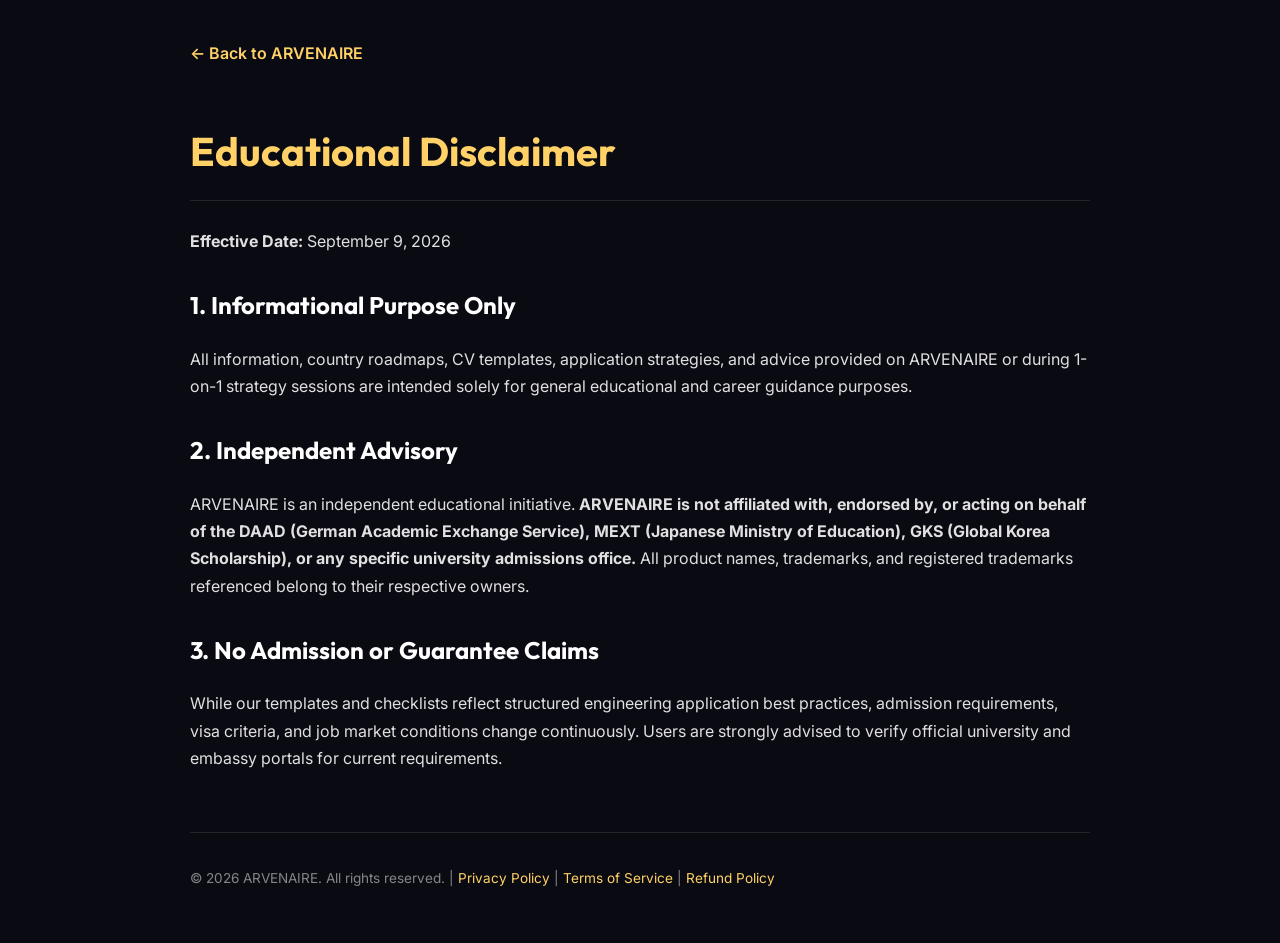
<file: disclaimer.html>
<!DOCTYPE html>
<html lang="en">
<head>
<meta charset="UTF-8">
<meta name="viewport" content="width=device-width,initial-scale=1.0">
<link rel="icon" type="image/svg+xml" href="favicon.svg">
<title>Educational Disclaimer | ARVENAIRE</title>
<meta name="description" content="ARVENAIRE Educational Disclaimer regarding university guidance and career advisory services.">
<link rel="canonical" href="https://arvenaire.vercel.app/disclaimer">
<link rel="preconnect" href="https://fonts.googleapis.com">
<link href="https://fonts.googleapis.com/css2?family=Outfit:wght@400;700;900&family=Inter:wght@300;400;500;600&display=swap" rel="stylesheet">
<style>
  body { background: #0A0A12; color: #E0E0E0; font-family: 'Inter', sans-serif; line-height: 1.7; padding: 40px 20px; max-width: 900px; margin: 0 auto; }
  h1, h2, h3 { font-family: 'Outfit', sans-serif; color: #FFF; margin-top: 30px; }
  h1 { font-size: 2.5rem; color: #FFD166; border-bottom: 1px solid rgba(255,255,255,0.1); padding-bottom: 15px; }
  a { color: #FFD166; text-decoration: none; }
  a:hover { text-decoration: underline; }
  .back-btn { display: inline-block; margin-bottom: 20px; font-weight: 600; }
  footer { margin-top: 60px; padding-top: 20px; border-top: 1px solid rgba(255,255,255,0.1); font-size: 0.85rem; color: rgba(255,255,255,0.5); }
</style>
</head>
<body>

<a href="index.html" class="back-btn">← Back to ARVENAIRE</a>


<main id="main-content">
<h1>Educational Disclaimer</h1>
<p><strong>Effective Date:</strong> September 9, 2026</p>

<h2>1. Informational Purpose Only</h2>
<p>All information, country roadmaps, CV templates, application strategies, and advice provided on ARVENAIRE or during 1-on-1 strategy sessions are intended solely for general educational and career guidance purposes.</p>

<h2>2. Independent Advisory</h2>
<p>ARVENAIRE is an independent educational initiative. <strong>ARVENAIRE is not affiliated with, endorsed by, or acting on behalf of the DAAD (German Academic Exchange Service), MEXT (Japanese Ministry of Education), GKS (Global Korea Scholarship), or any specific university admissions office.</strong> All product names, trademarks, and registered trademarks referenced belong to their respective owners.</p>

<h2>3. No Admission or Guarantee Claims</h2>
<p>While our templates and checklists reflect structured engineering application best practices, admission requirements, visa criteria, and job market conditions change continuously. Users are strongly advised to verify official university and embassy portals for current requirements.</p>

</main>

<footer>
  <p>&copy; 2026 ARVENAIRE. All rights reserved. | <a href="privacy.html">Privacy Policy</a> | <a href="terms.html">Terms of Service</a> | <a href="refunds.html">Refund Policy</a></p>
</footer>

</body>
</html>
</file>
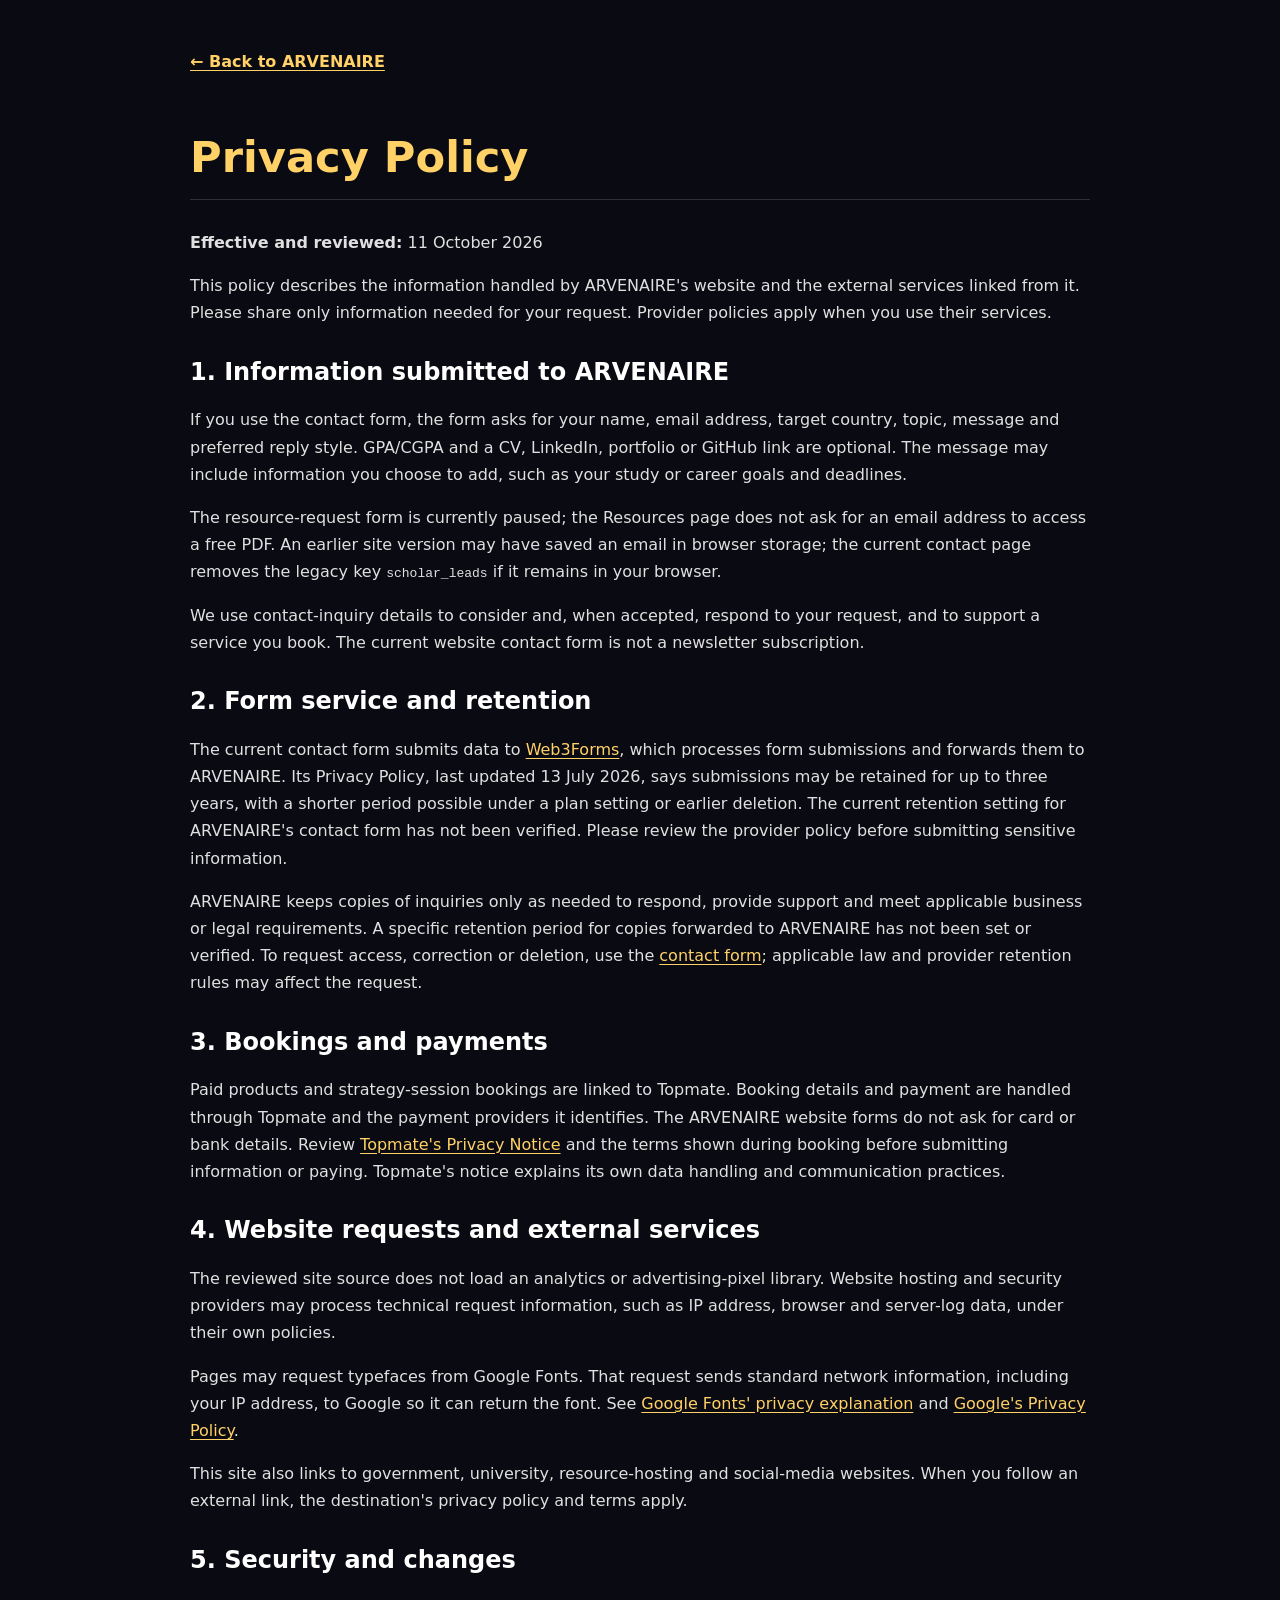
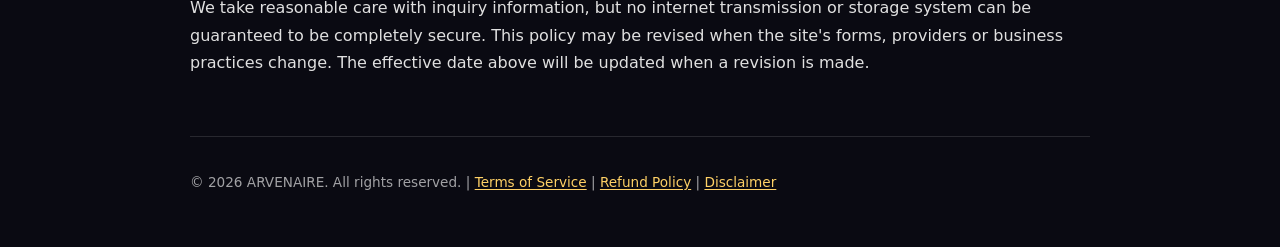
<file: privacy.html>
<!DOCTYPE html>
<html lang="en">
<head>
<meta charset="UTF-8">
<meta name="viewport" content="width=device-width, initial-scale=1.0">
<link rel="icon" type="image/svg+xml" href="favicon.svg">
<title>Privacy Policy | ARVENAIRE</title>
<meta name="description" content="How ARVENAIRE handles contact inquiries, bookings and website information.">
<style>
  :root { color-scheme: dark; font-family: system-ui, -apple-system, "Segoe UI", sans-serif; background: #0A0A12; color: #E0E0E0; }
  body { line-height: 1.7; padding: 40px 20px; max-width: 900px; margin: 0 auto; }
  h1, h2, h3 { color: #FFF; margin-top: 30px; line-height: 1.25; }
  h1 { font-size: clamp(2rem, 7vw, 2.7rem); color: #FFD166; border-bottom: 1px solid rgba(255,255,255,.15); padding-bottom: 15px; }
  a { color: #FFD166; text-underline-offset: .18em; }
  a:hover { text-decoration-thickness: 2px; }
  .back-btn { display: inline-flex; min-height: 44px; align-items: center; margin-bottom: 16px; font-weight: 600; }
  footer { margin-top: 60px; padding-top: 20px; border-top: 1px solid rgba(255,255,255,.12); font-size: .85rem; color: rgba(255,255,255,.62); }
  li { margin: 8px 0; }
</style>
</head>
<body>
<a href="index.html" class="back-btn">← Back to ARVENAIRE</a>
<main>
<h1>Privacy Policy</h1>
<p><strong>Effective and reviewed:</strong> 11 October 2026</p>
<p>This policy describes the information handled by ARVENAIRE's website and the external services linked from it. Please share only information needed for your request. Provider policies apply when you use their services.</p>

<h2>1. Information submitted to ARVENAIRE</h2>
<p>If you use the contact form, the form asks for your name, email address, target country, topic, message and preferred reply style. GPA/CGPA and a CV, LinkedIn, portfolio or GitHub link are optional. The message may include information you choose to add, such as your study or career goals and deadlines.</p>
<p>The resource-request form is currently paused; the Resources page does not ask for an email address to access a free PDF. An earlier site version may have saved an email in browser storage; the current contact page removes the legacy key <code>scholar_leads</code> if it remains in your browser.</p>
<p>We use contact-inquiry details to consider and, when accepted, respond to your request, and to support a service you book. The current website contact form is not a newsletter subscription.</p>

<h2>2. Form service and retention</h2>
<p>The current contact form submits data to <a href="https://web3forms.com/privacy" target="_blank" rel="noopener noreferrer">Web3Forms</a>, which processes form submissions and forwards them to ARVENAIRE. Its Privacy Policy, last updated 13 July 2026, says submissions may be retained for up to three years, with a shorter period possible under a plan setting or earlier deletion. The current retention setting for ARVENAIRE's contact form has not been verified. Please review the provider policy before submitting sensitive information.</p>
<p>ARVENAIRE keeps copies of inquiries only as needed to respond, provide support and meet applicable business or legal requirements. A specific retention period for copies forwarded to ARVENAIRE has not been set or verified. To request access, correction or deletion, use the <a href="contact.html">contact form</a>; applicable law and provider retention rules may affect the request.</p>

<h2>3. Bookings and payments</h2>
<p>Paid products and strategy-session bookings are linked to Topmate. Booking details and payment are handled through Topmate and the payment providers it identifies. The ARVENAIRE website forms do not ask for card or bank details. Review <a href="https://topmate.io/privacy" target="_blank" rel="noopener noreferrer">Topmate's Privacy Notice</a> and the terms shown during booking before submitting information or paying. Topmate's notice explains its own data handling and communication practices.</p>

<h2>4. Website requests and external services</h2>
<p>The reviewed site source does not load an analytics or advertising-pixel library. Website hosting and security providers may process technical request information, such as IP address, browser and server-log data, under their own policies.</p>
<p>Pages may request typefaces from Google Fonts. That request sends standard network information, including your IP address, to Google so it can return the font. See <a href="https://fonts.googleblog.com/2022/11/your-privacy-and-google-fonts.html" target="_blank" rel="noopener noreferrer">Google Fonts' privacy explanation</a> and <a href="https://policies.google.com/privacy" target="_blank" rel="noopener noreferrer">Google's Privacy Policy</a>.</p>
<p>This site also links to government, university, resource-hosting and social-media websites. When you follow an external link, the destination's privacy policy and terms apply.</p>

<h2>5. Security and changes</h2>
<p>We take reasonable care with inquiry information, but no internet transmission or storage system can be guaranteed to be completely secure. This policy may be revised when the site's forms, providers or business practices change. The effective date above will be updated when a revision is made.</p>
</main>
<footer>
  <p>&copy; 2026 ARVENAIRE. All rights reserved. | <a href="terms.html">Terms of Service</a> | <a href="refunds.html">Refund Policy</a> | <a href="disclaimer.html">Disclaimer</a></p>
</footer>
</body>
</html>
</file>
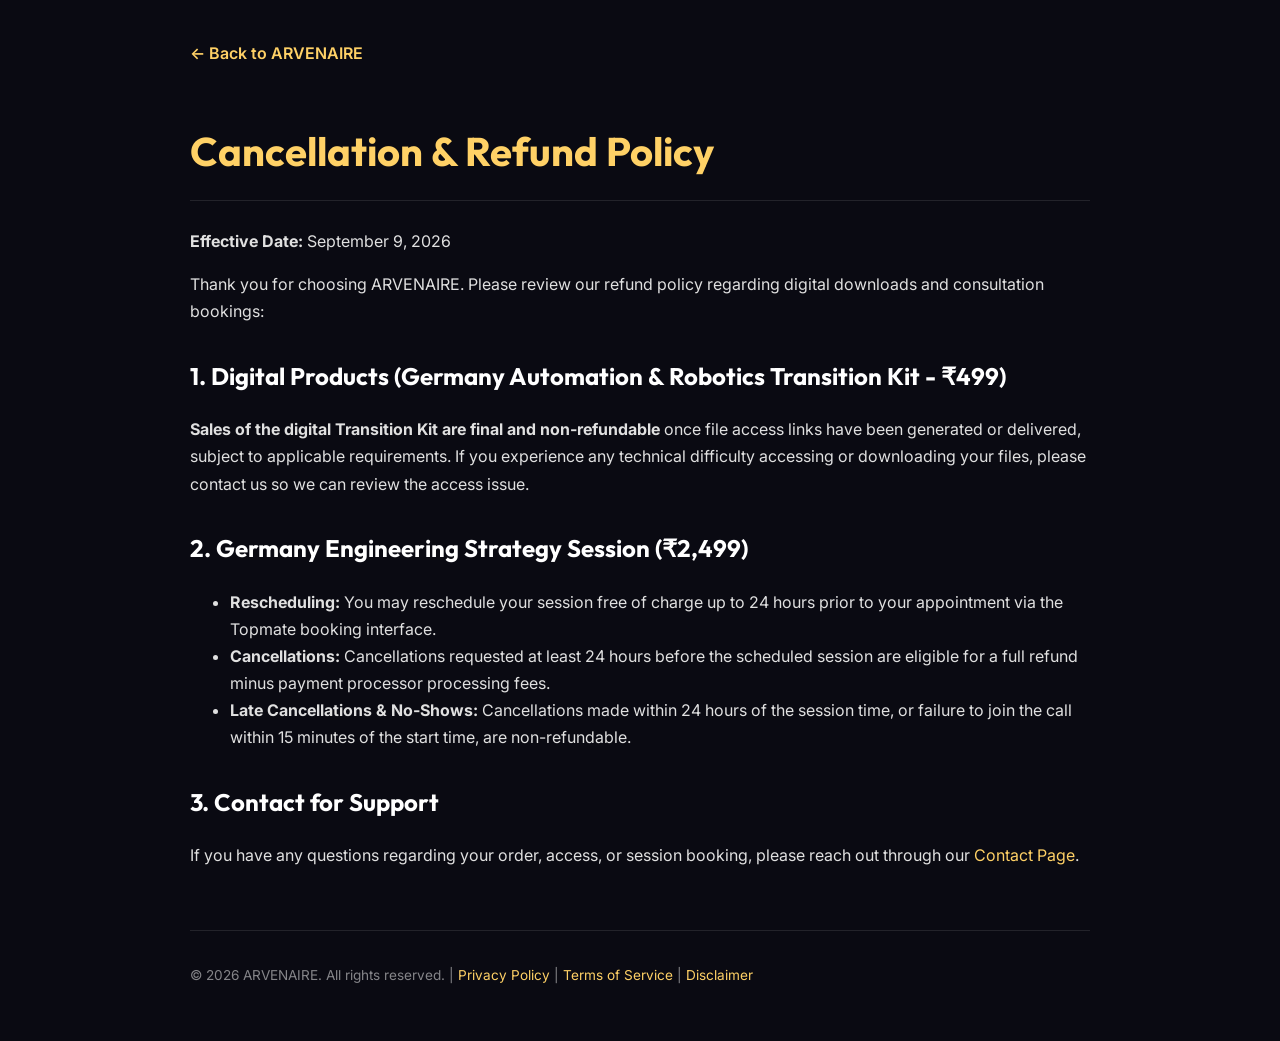
<file: refunds.html>
<!DOCTYPE html>
<html lang="en">
<head>
<meta charset="UTF-8">
<meta name="viewport" content="width=device-width,initial-scale=1.0">
<link rel="icon" type="image/svg+xml" href="favicon.svg">
<title>Cancellation & Refund Policy | ARVENAIRE</title>
<meta name="description" content="ARVENAIRE Cancellation and Refund Policy for digital products and 1-on-1 strategy sessions.">
<link rel="preconnect" href="https://fonts.googleapis.com">
<link href="https://fonts.googleapis.com/css2?family=Outfit:wght@400;700;900&family=Inter:wght@300;400;500;600&display=swap" rel="stylesheet">
<style>
  body { background: #0A0A12; color: #E0E0E0; font-family: 'Inter', sans-serif; line-height: 1.7; padding: 40px 20px; max-width: 900px; margin: 0 auto; }
  h1, h2, h3 { font-family: 'Outfit', sans-serif; color: #FFF; margin-top: 30px; }
  h1 { font-size: 2.5rem; color: #FFD166; border-bottom: 1px solid rgba(255,255,255,0.1); padding-bottom: 15px; }
  a { color: #FFD166; text-decoration: none; }
  a:hover { text-decoration: underline; }
  .back-btn { display: inline-block; margin-bottom: 20px; font-weight: 600; }
  footer { margin-top: 60px; padding-top: 20px; border-top: 1px solid rgba(255,255,255,0.1); font-size: 0.85rem; color: rgba(255,255,255,0.5); }
</style>
</head>
<body>

<a href="index.html" class="back-btn">← Back to ARVENAIRE</a>

<h1>Cancellation & Refund Policy</h1>
<p><strong>Effective Date:</strong> September 9, 2026</p>

<p>Thank you for choosing ARVENAIRE. Please review our refund policy regarding digital downloads and consultation bookings:</p>

<h2>1. Digital Products (Germany Automation &amp; Robotics Transition Kit - ₹499)</h2>
<p><strong>Sales of the digital Transition Kit are final and non-refundable</strong> once file access links have been generated or delivered, subject to applicable requirements. If you experience any technical difficulty accessing or downloading your files, please contact us so we can review the access issue.</p>

<h2>2. Germany Engineering Strategy Session (₹2,499)</h2>
<ul>
  <li><strong>Rescheduling:</strong> You may reschedule your session free of charge up to 24 hours prior to your appointment via the Topmate booking interface.</li>
  <li><strong>Cancellations:</strong> Cancellations requested at least 24 hours before the scheduled session are eligible for a full refund minus payment processor processing fees.</li>
  <li><strong>Late Cancellations & No-Shows:</strong> Cancellations made within 24 hours of the session time, or failure to join the call within 15 minutes of the start time, are non-refundable.</li>
</ul>

<h2>3. Contact for Support</h2>
<p>If you have any questions regarding your order, access, or session booking, please reach out through our <a href="contact.html">Contact Page</a>.</p>

<footer>
  <p>&copy; 2026 ARVENAIRE. All rights reserved. | <a href="privacy.html">Privacy Policy</a> | <a href="terms.html">Terms of Service</a> | <a href="disclaimer.html">Disclaimer</a></p>
</footer>

</body>
</html>
</file>
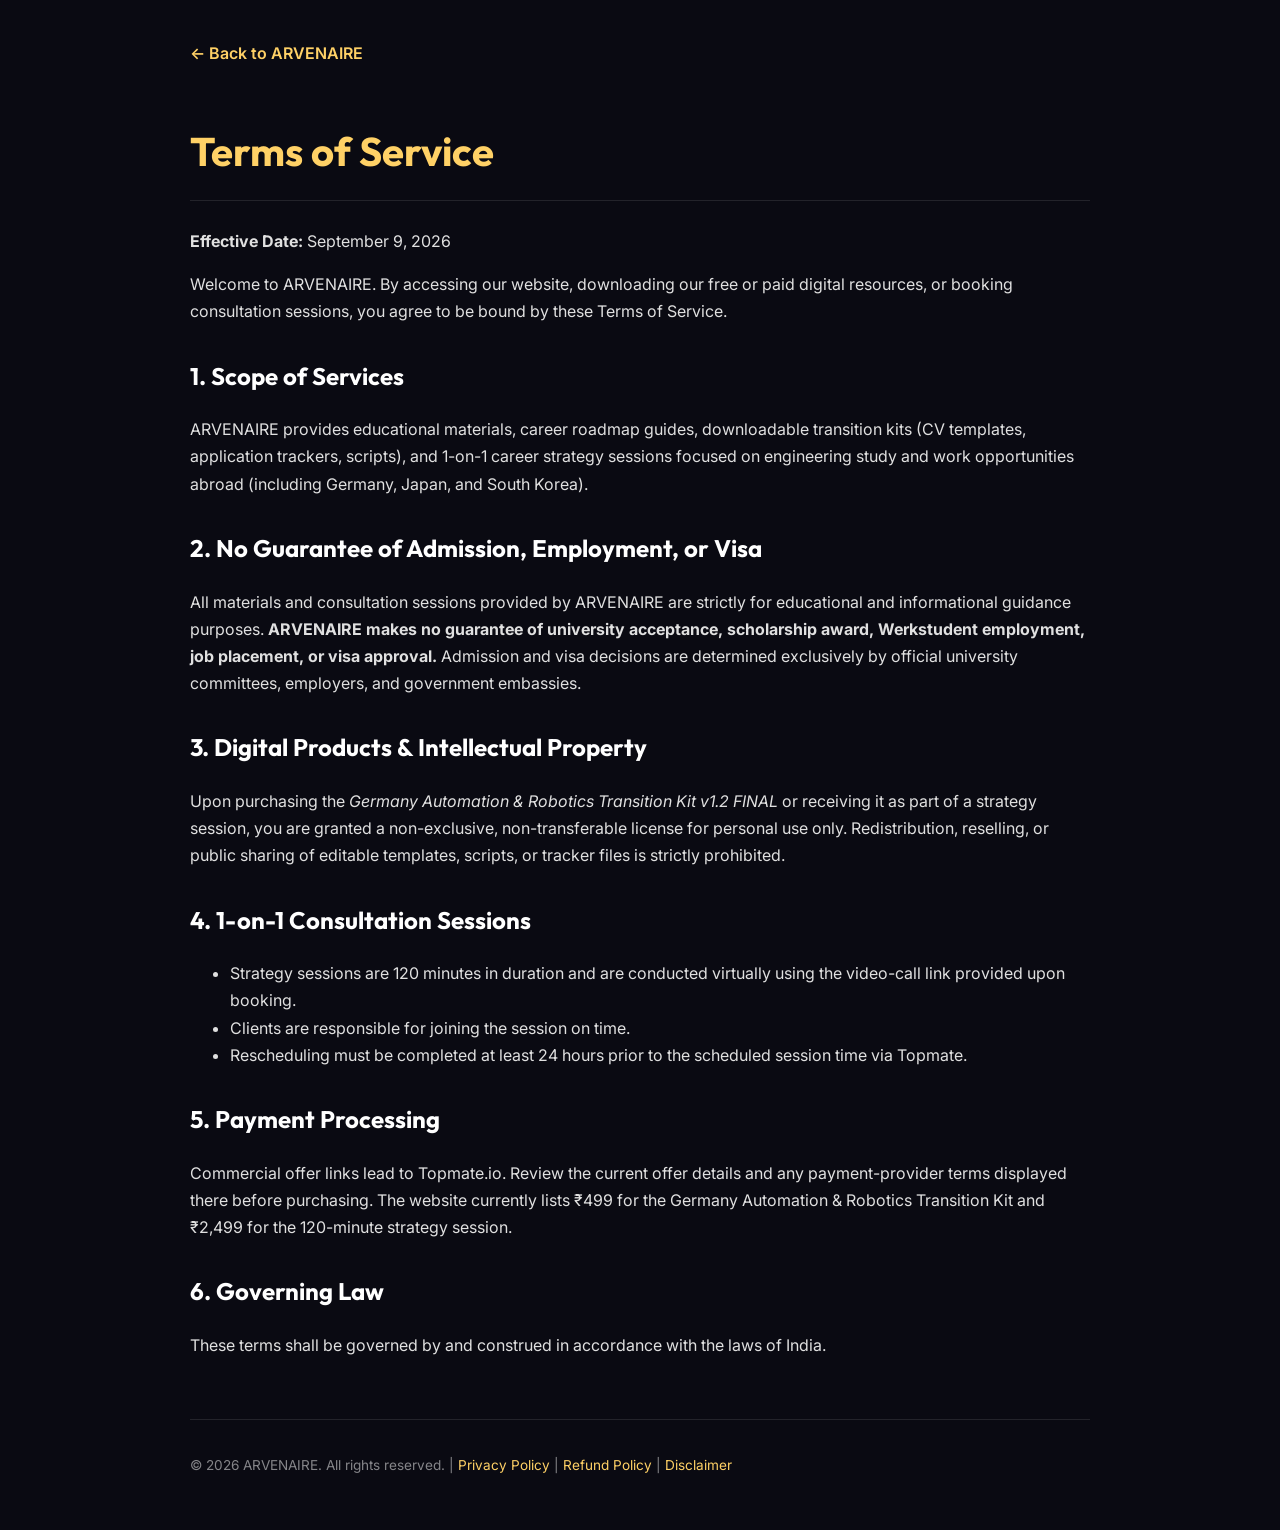
<file: terms.html>
<!DOCTYPE html>
<html lang="en">
<head>
<meta charset="UTF-8">
<meta name="viewport" content="width=device-width,initial-scale=1.0">
<link rel="icon" type="image/svg+xml" href="favicon.svg">
<title>Terms of Service | ARVENAIRE</title>
<meta name="description" content="ARVENAIRE Terms of Service governing website use, digital product access, and consultation services.">
<link rel="preconnect" href="https://fonts.googleapis.com">
<link href="https://fonts.googleapis.com/css2?family=Outfit:wght@400;700;900&family=Inter:wght@300;400;500;600&display=swap" rel="stylesheet">
<style>
  body { background: #0A0A12; color: #E0E0E0; font-family: 'Inter', sans-serif; line-height: 1.7; padding: 40px 20px; max-width: 900px; margin: 0 auto; }
  h1, h2, h3 { font-family: 'Outfit', sans-serif; color: #FFF; margin-top: 30px; }
  h1 { font-size: 2.5rem; color: #FFD166; border-bottom: 1px solid rgba(255,255,255,0.1); padding-bottom: 15px; }
  a { color: #FFD166; text-decoration: none; }
  a:hover { text-decoration: underline; }
  .back-btn { display: inline-block; margin-bottom: 20px; font-weight: 600; }
  footer { margin-top: 60px; padding-top: 20px; border-top: 1px solid rgba(255,255,255,0.1); font-size: 0.85rem; color: rgba(255,255,255,0.5); }
</style>
</head>
<body>

<a href="index.html" class="back-btn">← Back to ARVENAIRE</a>

<h1>Terms of Service</h1>
<p><strong>Effective Date:</strong> September 9, 2026</p>

<p>Welcome to ARVENAIRE. By accessing our website, downloading our free or paid digital resources, or booking consultation sessions, you agree to be bound by these Terms of Service.</p>

<h2>1. Scope of Services</h2>
<p>ARVENAIRE provides educational materials, career roadmap guides, downloadable transition kits (CV templates, application trackers, scripts), and 1-on-1 career strategy sessions focused on engineering study and work opportunities abroad (including Germany, Japan, and South Korea).</p>

<h2>2. No Guarantee of Admission, Employment, or Visa</h2>
<p>All materials and consultation sessions provided by ARVENAIRE are strictly for educational and informational guidance purposes. <strong>ARVENAIRE makes no guarantee of university acceptance, scholarship award, Werkstudent employment, job placement, or visa approval.</strong> Admission and visa decisions are determined exclusively by official university committees, employers, and government embassies.</p>

<h2>3. Digital Products & Intellectual Property</h2>
<p>Upon purchasing the <em>Germany Automation &amp; Robotics Transition Kit v1.2 FINAL</em> or receiving it as part of a strategy session, you are granted a non-exclusive, non-transferable license for personal use only. Redistribution, reselling, or public sharing of editable templates, scripts, or tracker files is strictly prohibited.</p>

<h2>4. 1-on-1 Consultation Sessions</h2>
<ul>
  <li>Strategy sessions are 120 minutes in duration and are conducted virtually using the video-call link provided upon booking.</li>
  <li>Clients are responsible for joining the session on time.</li>
  <li>Rescheduling must be completed at least 24 hours prior to the scheduled session time via Topmate.</li>
</ul>

<h2>5. Payment Processing</h2>
<p>Commercial offer links lead to Topmate.io. Review the current offer details and any payment-provider terms displayed there before purchasing. The website currently lists ₹499 for the Germany Automation &amp; Robotics Transition Kit and ₹2,499 for the 120-minute strategy session.</p>

<h2>6. Governing Law</h2>
<p>These terms shall be governed by and construed in accordance with the laws of India.</p>

<footer>
  <p>&copy; 2026 ARVENAIRE. All rights reserved. | <a href="privacy.html">Privacy Policy</a> | <a href="refunds.html">Refund Policy</a> | <a href="disclaimer.html">Disclaimer</a></p>
</footer>

</body>
</html>
</file>
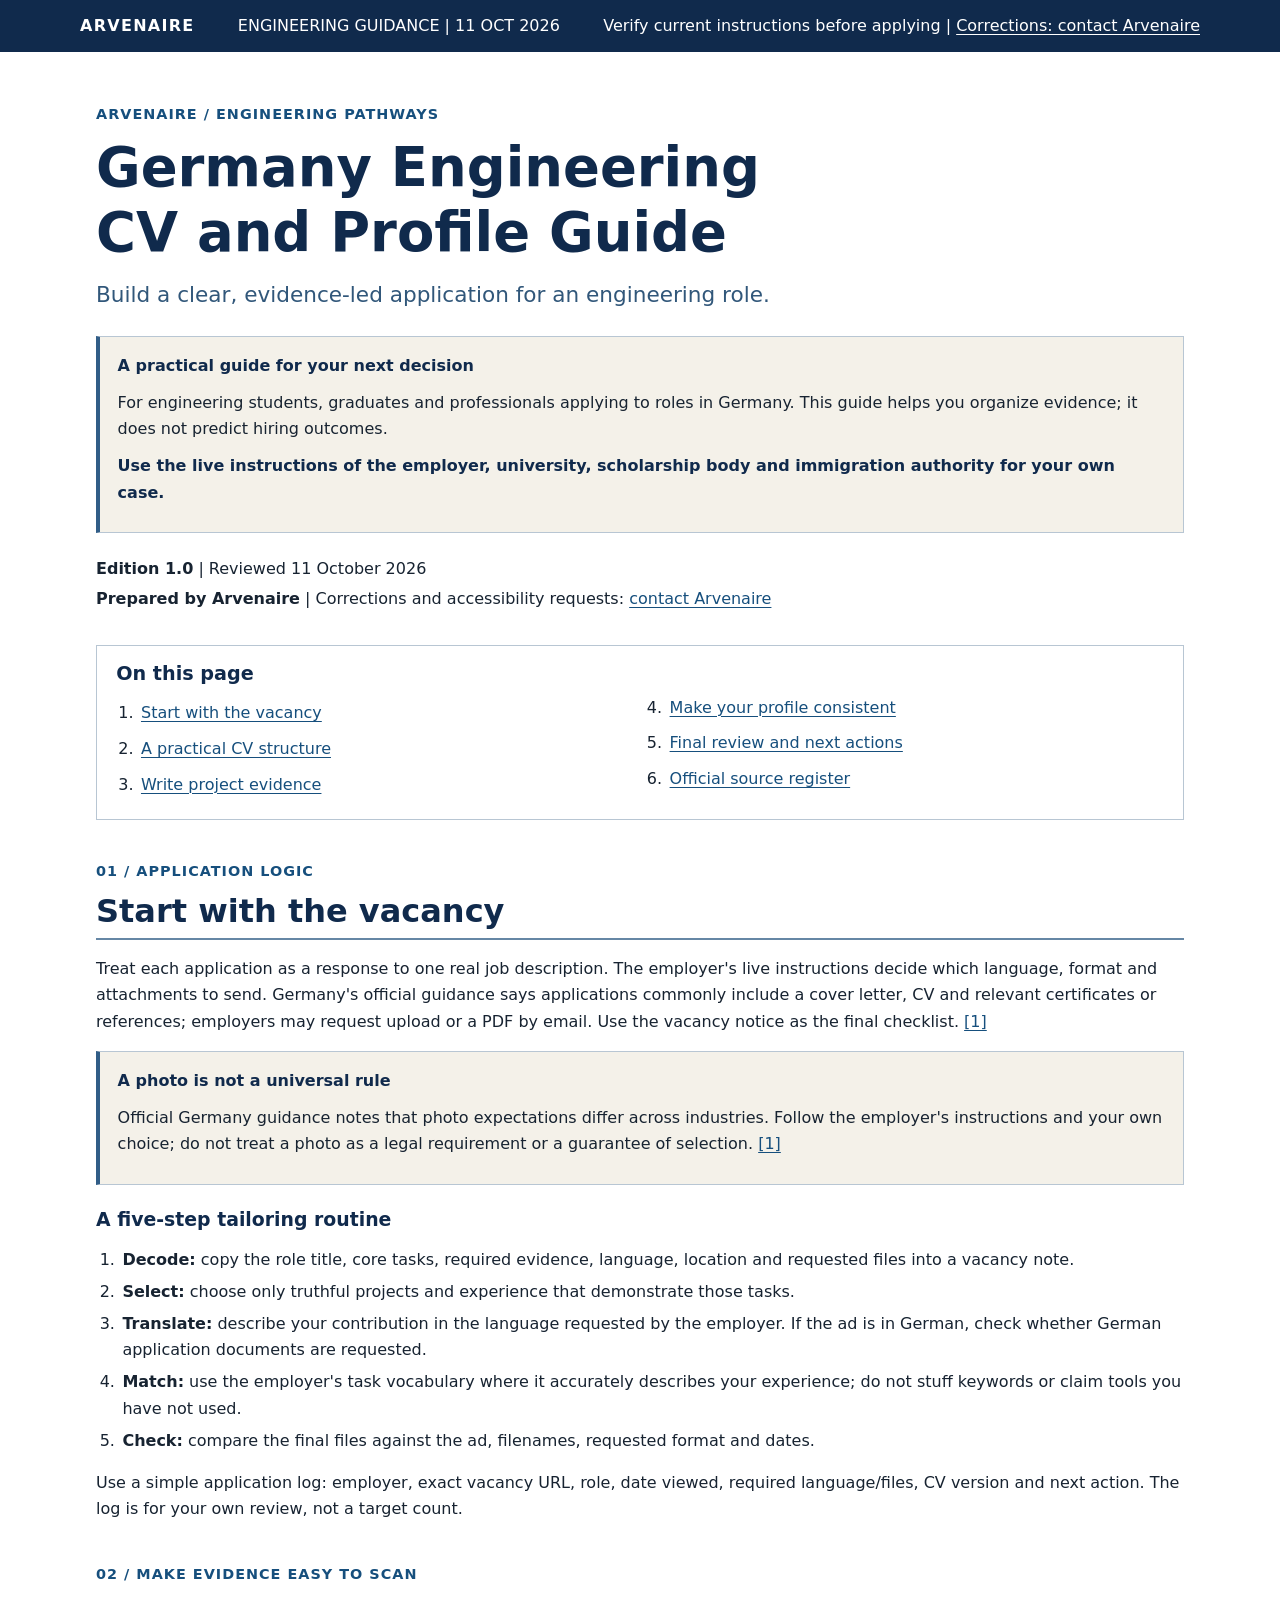
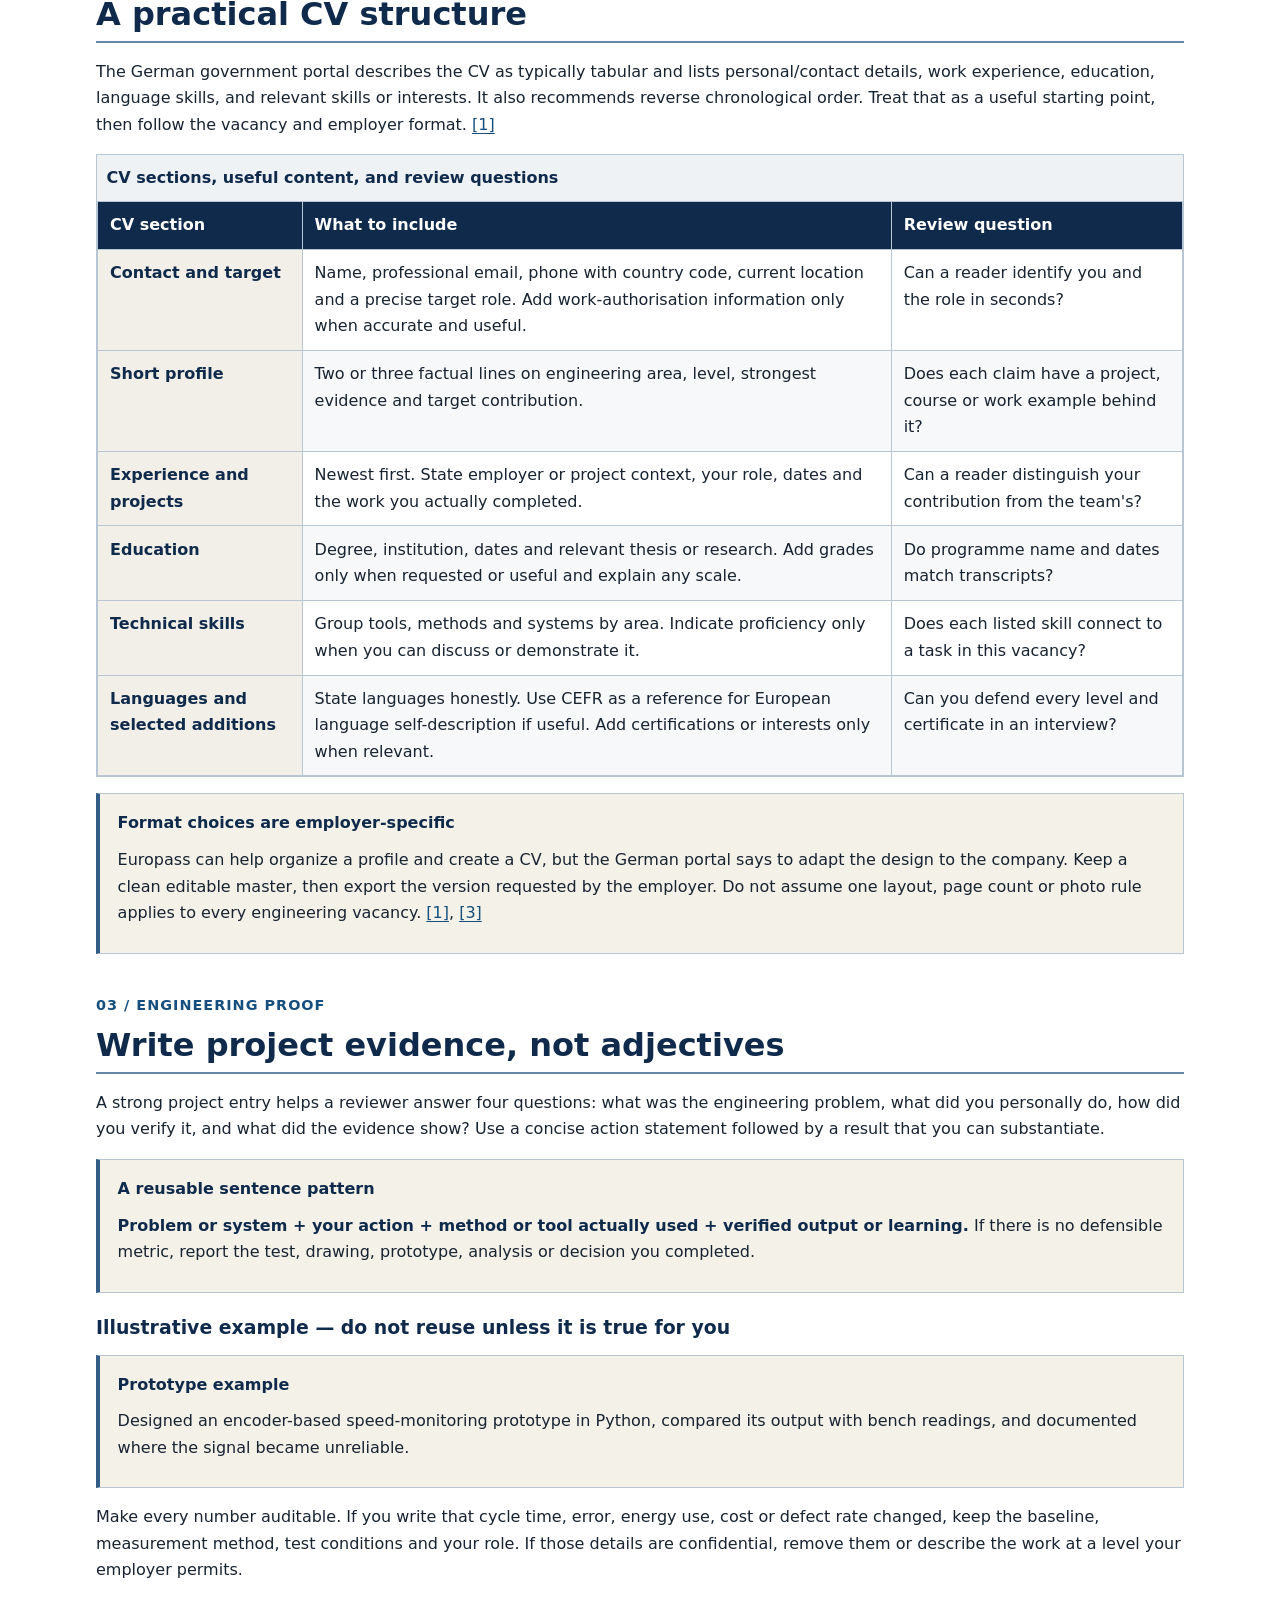
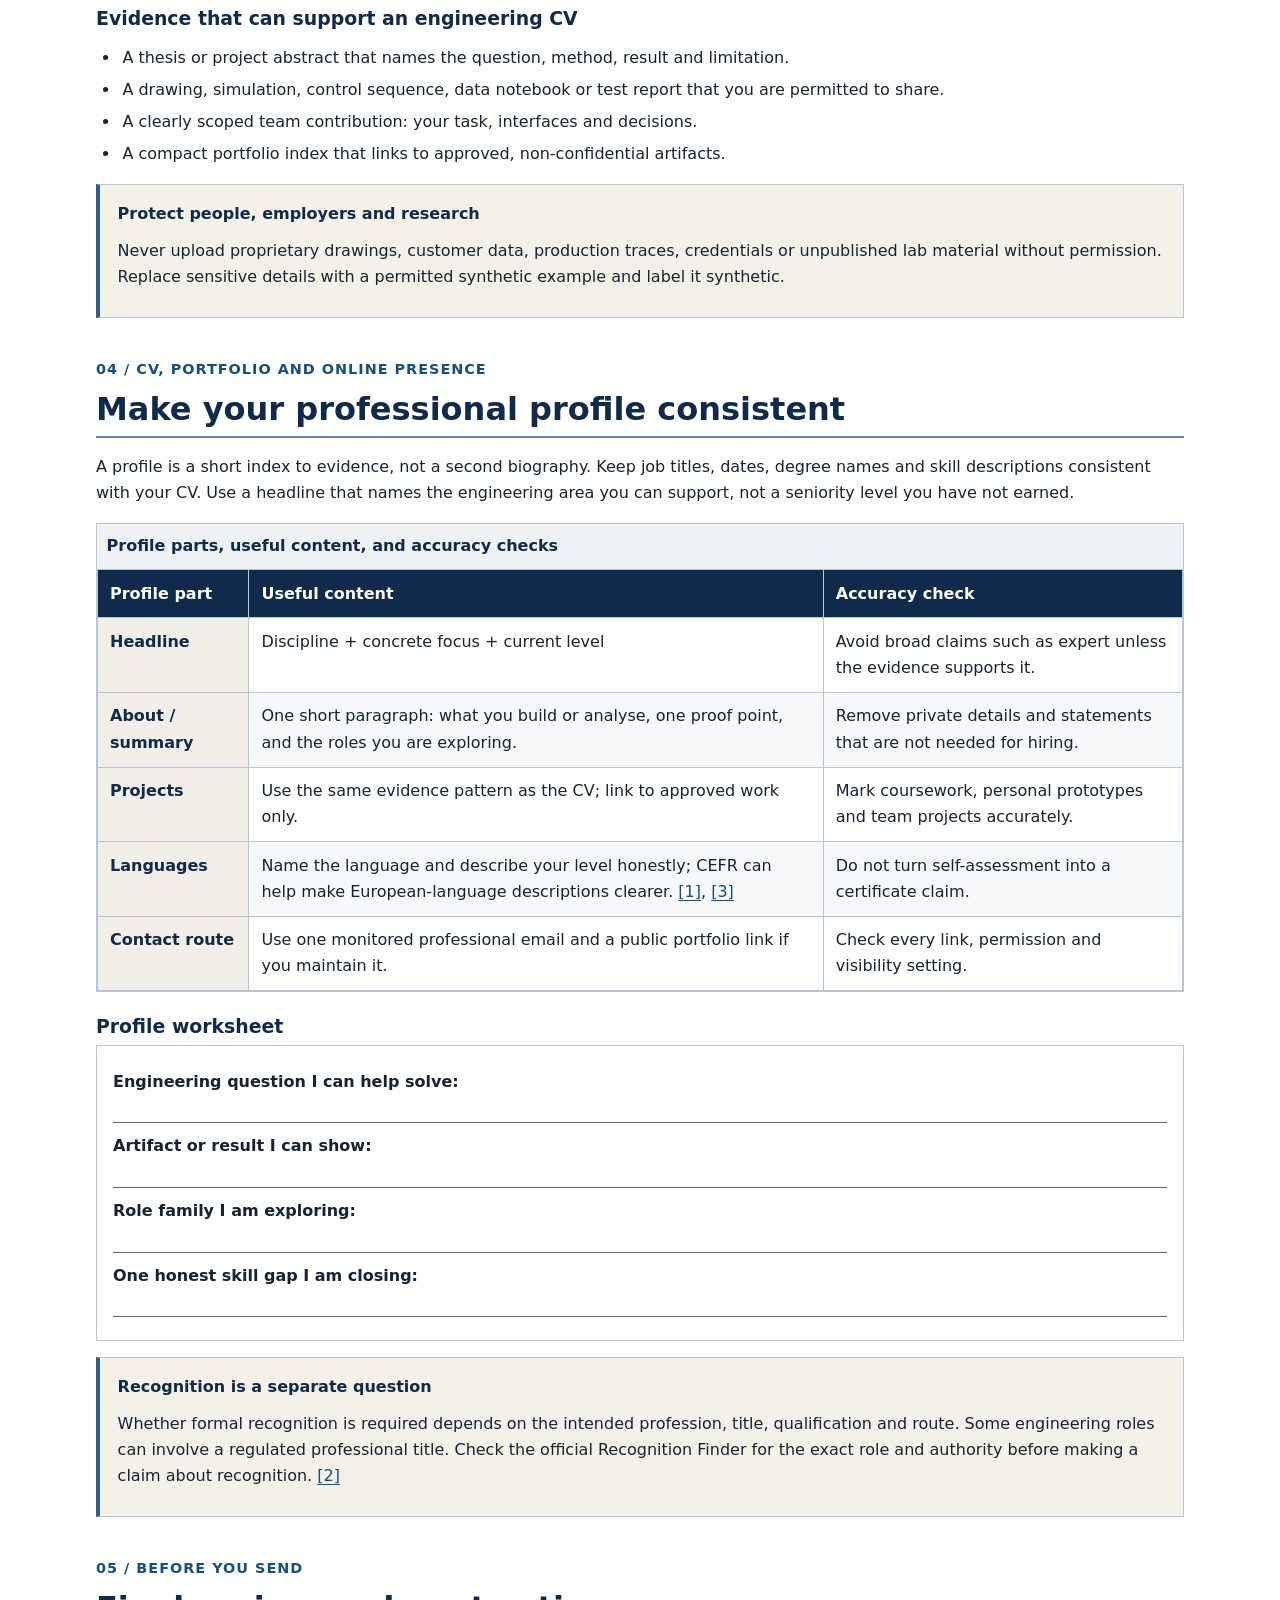
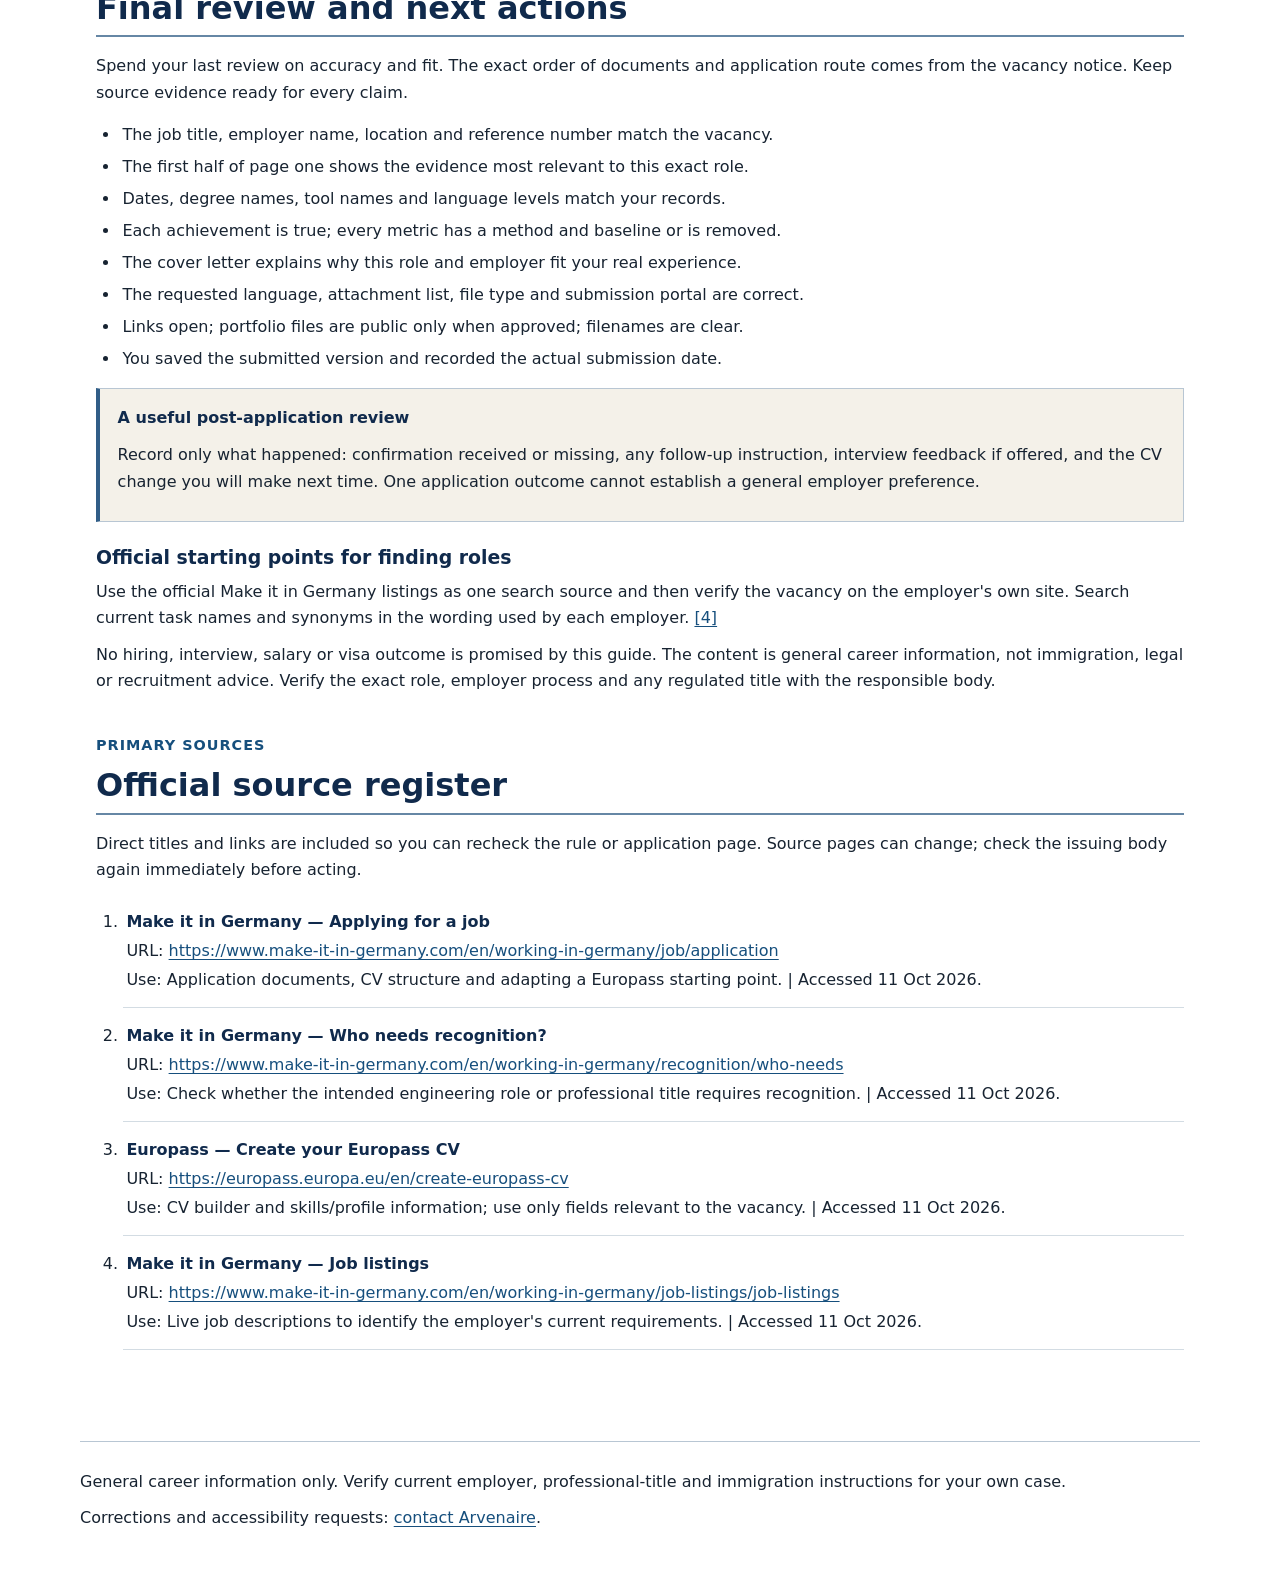
<file: guides/germany-engineering-cv-profile-guide.html>
<!doctype html>
<html lang="en">
<head>
  <meta charset="utf-8">
  <meta name="viewport" content="width=device-width, initial-scale=1">
  <meta name="description" content="An evidence-led guide to tailoring an engineering CV and professional profile for roles in Germany.">
  <title>Germany Engineering CV and Profile Guide | Arvenaire</title>
  <style>
    :root { color-scheme: light; --ink: #172331; --navy: #102a4c; --blue: #164f7d; --line: #b8c6d3; --paper: #f4f1e9; --focus: #8c4b00; }
    * { box-sizing: border-box; }
    html { scroll-behavior: smooth; }
    body { margin: 0; color: var(--ink); background: #fff; font: 1rem/1.65 system-ui, -apple-system, "Segoe UI", sans-serif; }
    a { color: var(--blue); text-decoration: underline; text-decoration-thickness: .09em; text-underline-offset: .16em; overflow-wrap: anywhere; }
    a:focus-visible, [tabindex="0"]:focus-visible { outline: 3px solid var(--focus); outline-offset: 3px; }
    .skip-link { position: absolute; z-index: 2; top: -5rem; left: 1rem; padding: .7rem 1rem; color: #fff; background: var(--navy); }
    .skip-link:focus { top: 1rem; }
    .masthead { color: #fff; background: var(--navy); }
    .masthead a { color: #fff; }
    .masthead-inner, main, .site-footer { width: min(100% - 2rem, 70rem); margin-inline: auto; }
    .masthead-inner { display: flex; flex-wrap: wrap; justify-content: space-between; gap: .35rem 1rem; padding-block: .8rem; }
    .brand { font-weight: 800; letter-spacing: .08em; }
    .masthead p { margin: 0; }
    main { padding-block: clamp(1.5rem, 4vw, 3.5rem); }
    article { max-width: 68rem; margin-inline: auto; }
    .eyebrow { margin: 0 0 .5rem; color: var(--blue); font-size: .9rem; font-weight: 750; letter-spacing: .07em; text-transform: uppercase; }
    h1, h2, h3 { color: var(--navy); line-height: 1.2; }
    h1 { max-width: 18ch; margin: 0; font-size: clamp(2rem, 5vw, 3.4rem); }
    h2 { margin: 0 0 1rem; padding-bottom: .5rem; border-bottom: 2px solid #6687a5; font-size: clamp(1.45rem, 3vw, 2rem); }
    h3 { margin: 1.45rem 0 .45rem; font-size: 1.18rem; }
    p { margin: .65rem 0; }
    .subtitle { margin: .7rem 0 1.5rem; color: #31577a; font-size: clamp(1.1rem, 2.4vw, 1.35rem); }
    .summary, .callout { margin-block: 1rem; padding: 1rem 1.1rem; border: 1px solid var(--line); border-left: .3rem solid #315d87; background: var(--paper); }
    .summary strong, .callout strong { color: var(--navy); }
    .edition { margin-top: 1.4rem; }
    .edition p { margin: .25rem 0; }
    .note { color: #304760; font-size: .94rem; }
    nav.contents { margin-block: 2rem; padding: 1rem 1.2rem; border: 1px solid var(--line); }
    nav.contents h2 { margin: 0 0 .5rem; padding: 0; border: 0; font-size: 1.2rem; }
    nav.contents ol { margin: .35rem 0 0; padding-left: 1.4rem; columns: 2; column-gap: 2rem; }
    nav.contents li { break-inside: avoid; padding-block: .12rem; }
    section { margin-block: 2.5rem; scroll-margin-top: 1rem; }
    ul, ol { padding-left: 1.5rem; }
    li { padding-left: .15rem; margin-block: .35rem; }
    .table-wrap { margin-block: 1rem; overflow-x: auto; border: 1px solid var(--line); }
    table { width: 100%; min-width: 38rem; border-collapse: collapse; }
    caption { padding: .6rem; color: var(--navy); background: #eef2f5; font-weight: 750; text-align: left; }
    th, td { padding: .65rem .75rem; border: 1px solid var(--line); vertical-align: top; text-align: left; }
    thead th { color: #fff; background: var(--navy); }
    tbody th[scope="row"] { color: var(--navy); background: #f1efe8; font-weight: 700; }
    tbody tr:nth-child(even) td { background: #f7f8f9; }
    .worksheet { padding: .75rem 1rem; border: 1px solid var(--line); }
    .answer-line { display: block; min-height: 1.5rem; margin-top: .25rem; border-bottom: 1px solid #596c7d; }
    .visually-hidden { position: absolute; width: 1px; height: 1px; padding: 0; margin: -1px; overflow: hidden; clip: rect(0, 0, 0, 0); white-space: nowrap; border: 0; }
    .source-list { padding-left: 1.7rem; }
    .source-list li { padding: .4rem 0 .65rem .2rem; border-bottom: 1px solid #d3dce3; scroll-margin-top: 1rem; }
    .source-list p { margin: .18rem 0; }
    .source-title { color: var(--navy); font-weight: 750; }
    .site-footer { padding: 1rem 0 2rem; border-top: 1px solid var(--line); }
    @media (max-width: 42rem) {
      .masthead-inner { display: block; }
      nav.contents ol { columns: 1; }
      th, td { padding: .55rem; }
    }
    @media (prefers-reduced-motion: reduce) { html { scroll-behavior: auto; } }
    @media print {
      .skip-link, nav.contents { display: none; }
      body { font-size: 11pt; }
      a { color: #111; }
      section { break-inside: avoid-page; }
      .table-wrap { overflow: visible; }
      table { min-width: 0; }
    }
  </style>
</head>
<body>
  <a class="skip-link" href="#main-content">Skip to guide</a>
  <header class="masthead">
    <div class="masthead-inner">
      <div class="brand">ARVENAIRE</div>
      <p>ENGINEERING GUIDANCE | 11 OCT 2026</p>
      <p>Verify current instructions before applying | <a href="../contact.html">Corrections: contact Arvenaire</a></p>
    </div>
  </header>
  <main id="main-content">
    <article aria-labelledby="guide-title">
      <p class="eyebrow">Arvenaire / Engineering pathways</p>
      <h1 id="guide-title">Germany Engineering CV and Profile Guide</h1>
      <p class="subtitle">Build a clear, evidence-led application for an engineering role.</p>
      <div class="summary">
        <strong>A practical guide for your next decision</strong>
        <p>For engineering students, graduates and professionals applying to roles in Germany. This guide helps you organize evidence; it does not predict hiring outcomes.</p>
        <p><strong>Use the live instructions of the employer, university, scholarship body and immigration authority for your own case.</strong></p>
      </div>
      <div class="edition">
        <p><strong>Edition 1.0</strong> | Reviewed 11 October 2026</p>
        <p><strong>Prepared by Arvenaire</strong> | Corrections and accessibility requests: <a href="../contact.html">contact Arvenaire</a></p>
      </div>

      <nav class="contents" aria-label="Guide contents">
        <h2>On this page</h2>
        <ol>
          <li><a href="#vacancy">Start with the vacancy</a></li>
          <li><a href="#cv-structure">A practical CV structure</a></li>
          <li><a href="#project-evidence">Write project evidence</a></li>
          <li><a href="#profile">Make your profile consistent</a></li>
          <li><a href="#final-review">Final review and next actions</a></li>
          <li><a href="#sources">Official source register</a></li>
        </ol>
      </nav>

      <section id="vacancy" aria-labelledby="vacancy-heading">
        <p class="eyebrow">01 / Application logic</p>
        <h2 id="vacancy-heading">Start with the vacancy</h2>
        <p>Treat each application as a response to one real job description. The employer's live instructions decide which language, format and attachments to send. Germany's official guidance says applications commonly include a cover letter, CV and relevant certificates or references; employers may request upload or a PDF by email. Use the vacancy notice as the final checklist. <a class="citation" href="#source-1" aria-label="Source 1 in the official source register">[1]</a></p>
        <aside class="callout" aria-label="Application note">
          <strong>A photo is not a universal rule</strong>
          <p>Official Germany guidance notes that photo expectations differ across industries. Follow the employer's instructions and your own choice; do not treat a photo as a legal requirement or a guarantee of selection. <a class="citation" href="#source-1" aria-label="Source 1 in the official source register">[1]</a></p>
        </aside>
        <h3>A five-step tailoring routine</h3>
        <ol>
          <li><strong>Decode:</strong> copy the role title, core tasks, required evidence, language, location and requested files into a vacancy note.</li>
          <li><strong>Select:</strong> choose only truthful projects and experience that demonstrate those tasks.</li>
          <li><strong>Translate:</strong> describe your contribution in the language requested by the employer. If the ad is in German, check whether German application documents are requested.</li>
          <li><strong>Match:</strong> use the employer's task vocabulary where it accurately describes your experience; do not stuff keywords or claim tools you have not used.</li>
          <li><strong>Check:</strong> compare the final files against the ad, filenames, requested format and dates.</li>
        </ol>
        <p>Use a simple application log: employer, exact vacancy URL, role, date viewed, required language/files, CV version and next action. The log is for your own review, not a target count.</p>
      </section>

      <section id="cv-structure" aria-labelledby="cv-structure-heading">
        <p class="eyebrow">02 / Make evidence easy to scan</p>
        <h2 id="cv-structure-heading">A practical CV structure</h2>
        <p>The German government portal describes the CV as typically tabular and lists personal/contact details, work experience, education, language skills, and relevant skills or interests. It also recommends reverse chronological order. Treat that as a useful starting point, then follow the vacancy and employer format. <a class="citation" href="#source-1" aria-label="Source 1 in the official source register">[1]</a></p>
        <div class="table-wrap" role="region" aria-label="CV structure table; scroll horizontally if needed" tabindex="0">
          <table>
            <caption>CV sections, useful content, and review questions</caption>
            <thead><tr><th scope="col">CV section</th><th scope="col">What to include</th><th scope="col">Review question</th></tr></thead>
            <tbody>
              <tr><th scope="row">Contact and target</th><td>Name, professional email, phone with country code, current location and a precise target role. Add work-authorisation information only when accurate and useful.</td><td>Can a reader identify you and the role in seconds?</td></tr>
              <tr><th scope="row">Short profile</th><td>Two or three factual lines on engineering area, level, strongest evidence and target contribution.</td><td>Does each claim have a project, course or work example behind it?</td></tr>
              <tr><th scope="row">Experience and projects</th><td>Newest first. State employer or project context, your role, dates and the work you actually completed.</td><td>Can a reader distinguish your contribution from the team's?</td></tr>
              <tr><th scope="row">Education</th><td>Degree, institution, dates and relevant thesis or research. Add grades only when requested or useful and explain any scale.</td><td>Do programme name and dates match transcripts?</td></tr>
              <tr><th scope="row">Technical skills</th><td>Group tools, methods and systems by area. Indicate proficiency only when you can discuss or demonstrate it.</td><td>Does each listed skill connect to a task in this vacancy?</td></tr>
              <tr><th scope="row">Languages and selected additions</th><td>State languages honestly. Use CEFR as a reference for European language self-description if useful. Add certifications or interests only when relevant.</td><td>Can you defend every level and certificate in an interview?</td></tr>
            </tbody>
          </table>
        </div>
        <aside class="callout">
          <strong>Format choices are employer-specific</strong>
          <p>Europass can help organize a profile and create a CV, but the German portal says to adapt the design to the company. Keep a clean editable master, then export the version requested by the employer. Do not assume one layout, page count or photo rule applies to every engineering vacancy. <a class="citation" href="#source-1" aria-label="Source 1 in the official source register">[1]</a>, <a class="citation" href="#source-3" aria-label="Source 3 in the official source register">[3]</a></p>
        </aside>
      </section>

      <section id="project-evidence" aria-labelledby="project-evidence-heading">
        <p class="eyebrow">03 / Engineering proof</p>
        <h2 id="project-evidence-heading">Write project evidence, not adjectives</h2>
        <p>A strong project entry helps a reviewer answer four questions: what was the engineering problem, what did you personally do, how did you verify it, and what did the evidence show? Use a concise action statement followed by a result that you can substantiate.</p>
        <aside class="callout">
          <strong>A reusable sentence pattern</strong>
          <p><strong>Problem or system + your action + method or tool actually used + verified output or learning.</strong> If there is no defensible metric, report the test, drawing, prototype, analysis or decision you completed.</p>
        </aside>
        <h3>Illustrative example — do not reuse unless it is true for you</h3>
        <aside class="callout">
          <strong>Prototype example</strong>
          <p>Designed an encoder-based speed-monitoring prototype in Python, compared its output with bench readings, and documented where the signal became unreliable.</p>
        </aside>
        <p>Make every number auditable. If you write that cycle time, error, energy use, cost or defect rate changed, keep the baseline, measurement method, test conditions and your role. If those details are confidential, remove them or describe the work at a level your employer permits.</p>
        <h3>Evidence that can support an engineering CV</h3>
        <ul>
          <li>A thesis or project abstract that names the question, method, result and limitation.</li>
          <li>A drawing, simulation, control sequence, data notebook or test report that you are permitted to share.</li>
          <li>A clearly scoped team contribution: your task, interfaces and decisions.</li>
          <li>A compact portfolio index that links to approved, non-confidential artifacts.</li>
        </ul>
        <aside class="callout">
          <strong>Protect people, employers and research</strong>
          <p>Never upload proprietary drawings, customer data, production traces, credentials or unpublished lab material without permission. Replace sensitive details with a permitted synthetic example and label it synthetic.</p>
        </aside>
      </section>

      <section id="profile" aria-labelledby="profile-heading">
        <p class="eyebrow">04 / CV, portfolio and online presence</p>
        <h2 id="profile-heading">Make your professional profile consistent</h2>
        <p>A profile is a short index to evidence, not a second biography. Keep job titles, dates, degree names and skill descriptions consistent with your CV. Use a headline that names the engineering area you can support, not a seniority level you have not earned.</p>
        <div class="table-wrap" role="region" aria-label="Professional profile table; scroll horizontally if needed" tabindex="0">
          <table>
            <caption>Profile parts, useful content, and accuracy checks</caption>
            <thead><tr><th scope="col">Profile part</th><th scope="col">Useful content</th><th scope="col">Accuracy check</th></tr></thead>
            <tbody>
              <tr><th scope="row">Headline</th><td>Discipline + concrete focus + current level</td><td>Avoid broad claims such as expert unless the evidence supports it.</td></tr>
              <tr><th scope="row">About / summary</th><td>One short paragraph: what you build or analyse, one proof point, and the roles you are exploring.</td><td>Remove private details and statements that are not needed for hiring.</td></tr>
              <tr><th scope="row">Projects</th><td>Use the same evidence pattern as the CV; link to approved work only.</td><td>Mark coursework, personal prototypes and team projects accurately.</td></tr>
              <tr><th scope="row">Languages</th><td>Name the language and describe your level honestly; CEFR can help make European-language descriptions clearer. <a class="citation" href="#source-1" aria-label="Source 1 in the official source register">[1]</a>, <a class="citation" href="#source-3" aria-label="Source 3 in the official source register">[3]</a></td><td>Do not turn self-assessment into a certificate claim.</td></tr>
              <tr><th scope="row">Contact route</th><td>Use one monitored professional email and a public portfolio link if you maintain it.</td><td>Check every link, permission and visibility setting.</td></tr>
            </tbody>
          </table>
        </div>
        <h3>Profile worksheet</h3>
        <div class="worksheet">
          <p><strong>Engineering question I can help solve:</strong><span class="answer-line" aria-hidden="true"></span><span class="visually-hidden">Blank area for a written response.</span></p>
          <p><strong>Artifact or result I can show:</strong><span class="answer-line" aria-hidden="true"></span><span class="visually-hidden">Blank area for a written response.</span></p>
          <p><strong>Role family I am exploring:</strong><span class="answer-line" aria-hidden="true"></span><span class="visually-hidden">Blank area for a written response.</span></p>
          <p><strong>One honest skill gap I am closing:</strong><span class="answer-line" aria-hidden="true"></span><span class="visually-hidden">Blank area for a written response.</span></p>
        </div>
        <aside class="callout">
          <strong>Recognition is a separate question</strong>
          <p>Whether formal recognition is required depends on the intended profession, title, qualification and route. Some engineering roles can involve a regulated professional title. Check the official Recognition Finder for the exact role and authority before making a claim about recognition. <a class="citation" href="#source-2" aria-label="Source 2 in the official source register">[2]</a></p>
        </aside>
      </section>

      <section id="final-review" aria-labelledby="final-review-heading">
        <p class="eyebrow">05 / Before you send</p>
        <h2 id="final-review-heading">Final review and next actions</h2>
        <p>Spend your last review on accuracy and fit. The exact order of documents and application route comes from the vacancy notice. Keep source evidence ready for every claim.</p>
        <ul>
          <li>The job title, employer name, location and reference number match the vacancy.</li>
          <li>The first half of page one shows the evidence most relevant to this exact role.</li>
          <li>Dates, degree names, tool names and language levels match your records.</li>
          <li>Each achievement is true; every metric has a method and baseline or is removed.</li>
          <li>The cover letter explains why this role and employer fit your real experience.</li>
          <li>The requested language, attachment list, file type and submission portal are correct.</li>
          <li>Links open; portfolio files are public only when approved; filenames are clear.</li>
          <li>You saved the submitted version and recorded the actual submission date.</li>
        </ul>
        <aside class="callout">
          <strong>A useful post-application review</strong>
          <p>Record only what happened: confirmation received or missing, any follow-up instruction, interview feedback if offered, and the CV change you will make next time. One application outcome cannot establish a general employer preference.</p>
        </aside>
        <h3>Official starting points for finding roles</h3>
        <p>Use the official Make it in Germany listings as one search source and then verify the vacancy on the employer's own site. Search current task names and synonyms in the wording used by each employer. <a class="citation" href="#source-4" aria-label="Source 4 in the official source register">[4]</a></p>
        <p>No hiring, interview, salary or visa outcome is promised by this guide. The content is general career information, not immigration, legal or recruitment advice. Verify the exact role, employer process and any regulated title with the responsible body.</p>
      </section>

      <section id="sources" aria-labelledby="sources-heading">
        <p class="eyebrow">Primary sources</p>
        <h2 id="sources-heading">Official source register</h2>
        <p>Direct titles and links are included so you can recheck the rule or application page. Source pages can change; check the issuing body again immediately before acting.</p>
        <ol class="source-list">
          <li id="source-1"><p class="source-title">Make it in Germany — Applying for a job</p><p>URL: <a href="https://www.make-it-in-germany.com/en/working-in-germany/job/application">https://www.make-it-in-germany.com/en/working-in-germany/job/application</a></p><p>Use: Application documents, CV structure and adapting a Europass starting point. | Accessed 11 Oct 2026.</p></li>
          <li id="source-2"><p class="source-title">Make it in Germany — Who needs recognition?</p><p>URL: <a href="https://www.make-it-in-germany.com/en/working-in-germany/recognition/who-needs">https://www.make-it-in-germany.com/en/working-in-germany/recognition/who-needs</a></p><p>Use: Check whether the intended engineering role or professional title requires recognition. | Accessed 11 Oct 2026.</p></li>
          <li id="source-3"><p class="source-title">Europass — Create your Europass CV</p><p>URL: <a href="https://europass.europa.eu/en/create-europass-cv">https://europass.europa.eu/en/create-europass-cv</a></p><p>Use: CV builder and skills/profile information; use only fields relevant to the vacancy. | Accessed 11 Oct 2026.</p></li>
          <li id="source-4"><p class="source-title">Make it in Germany — Job listings</p><p>URL: <a href="https://www.make-it-in-germany.com/en/working-in-germany/job-listings/job-listings">https://www.make-it-in-germany.com/en/working-in-germany/job-listings/job-listings</a></p><p>Use: Live job descriptions to identify the employer's current requirements. | Accessed 11 Oct 2026.</p></li>
        </ol>
      </section>
    </article>
  </main>
  <footer class="site-footer">
    <p>General career information only. Verify current employer, professional-title and immigration instructions for your own case.</p>
    <p>Corrections and accessibility requests: <a href="../contact.html">contact Arvenaire</a>.</p>
  </footer>
</body>
</html>
</file>
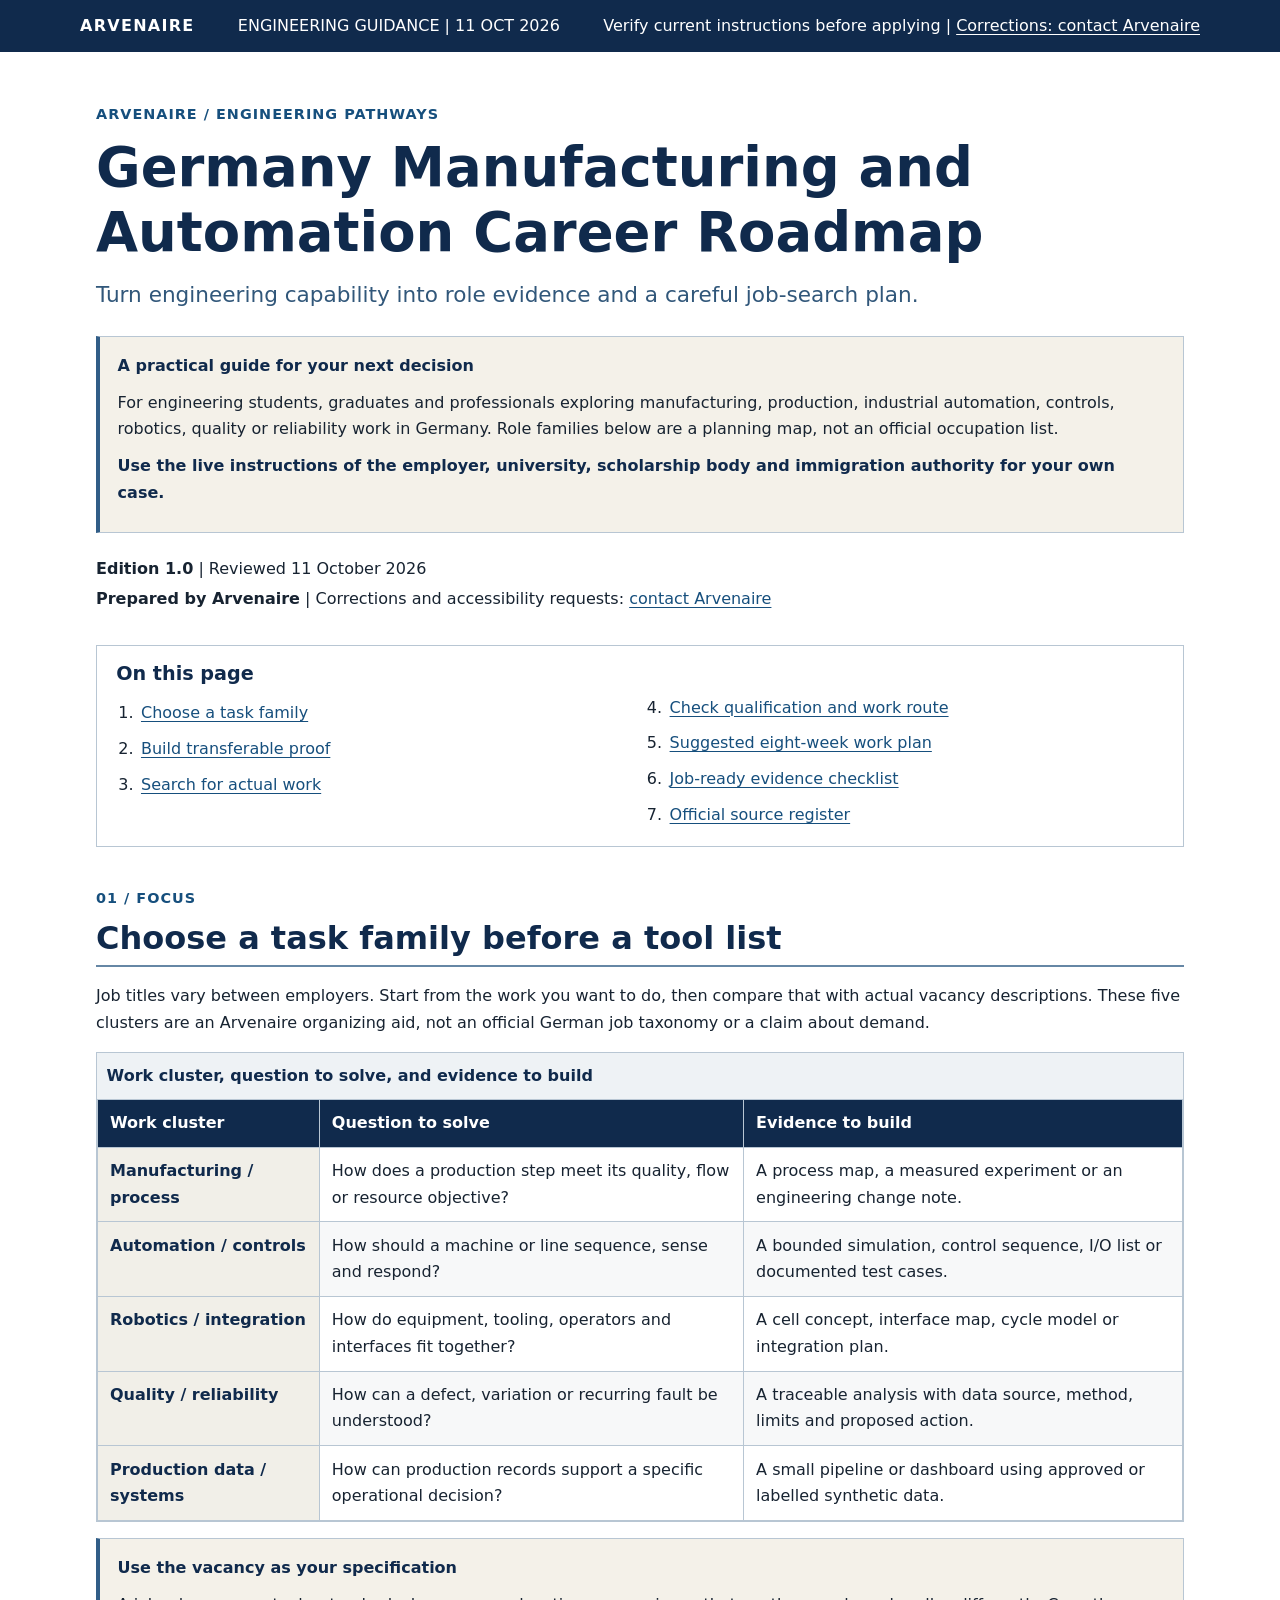
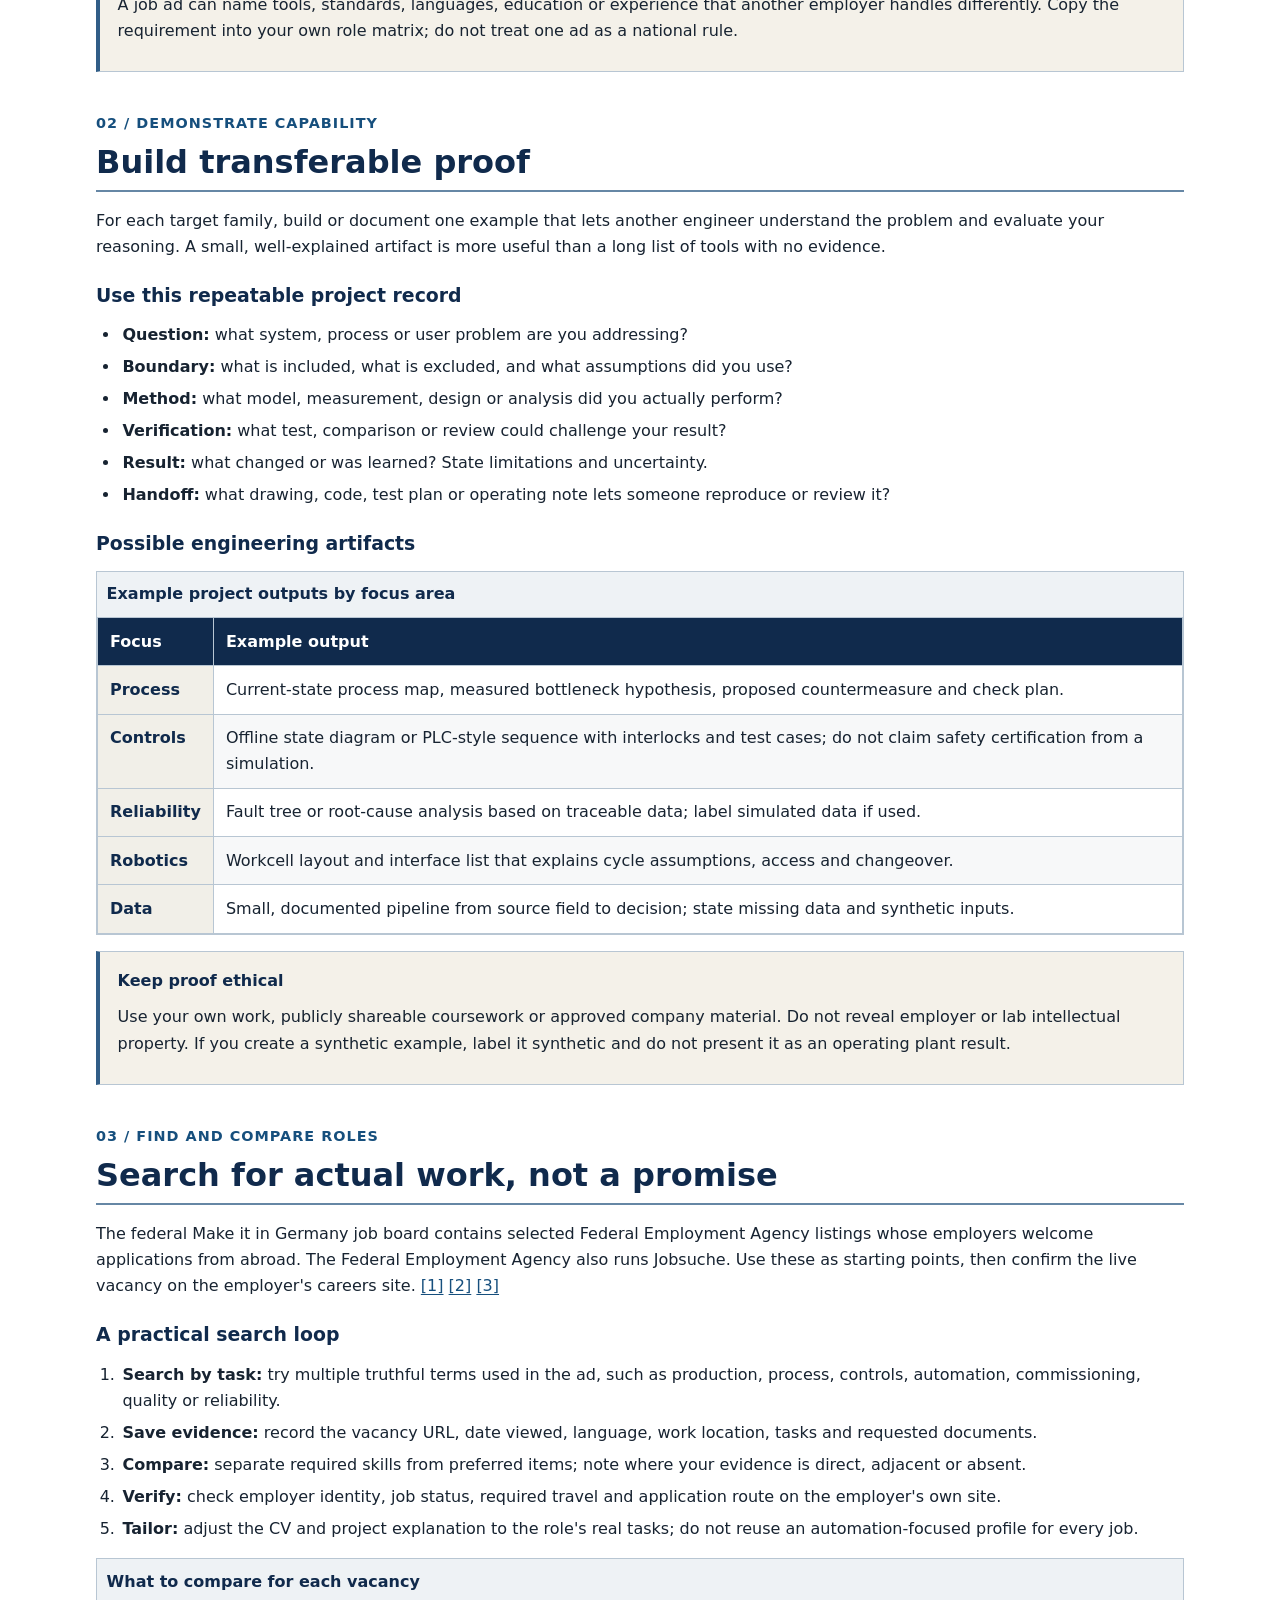
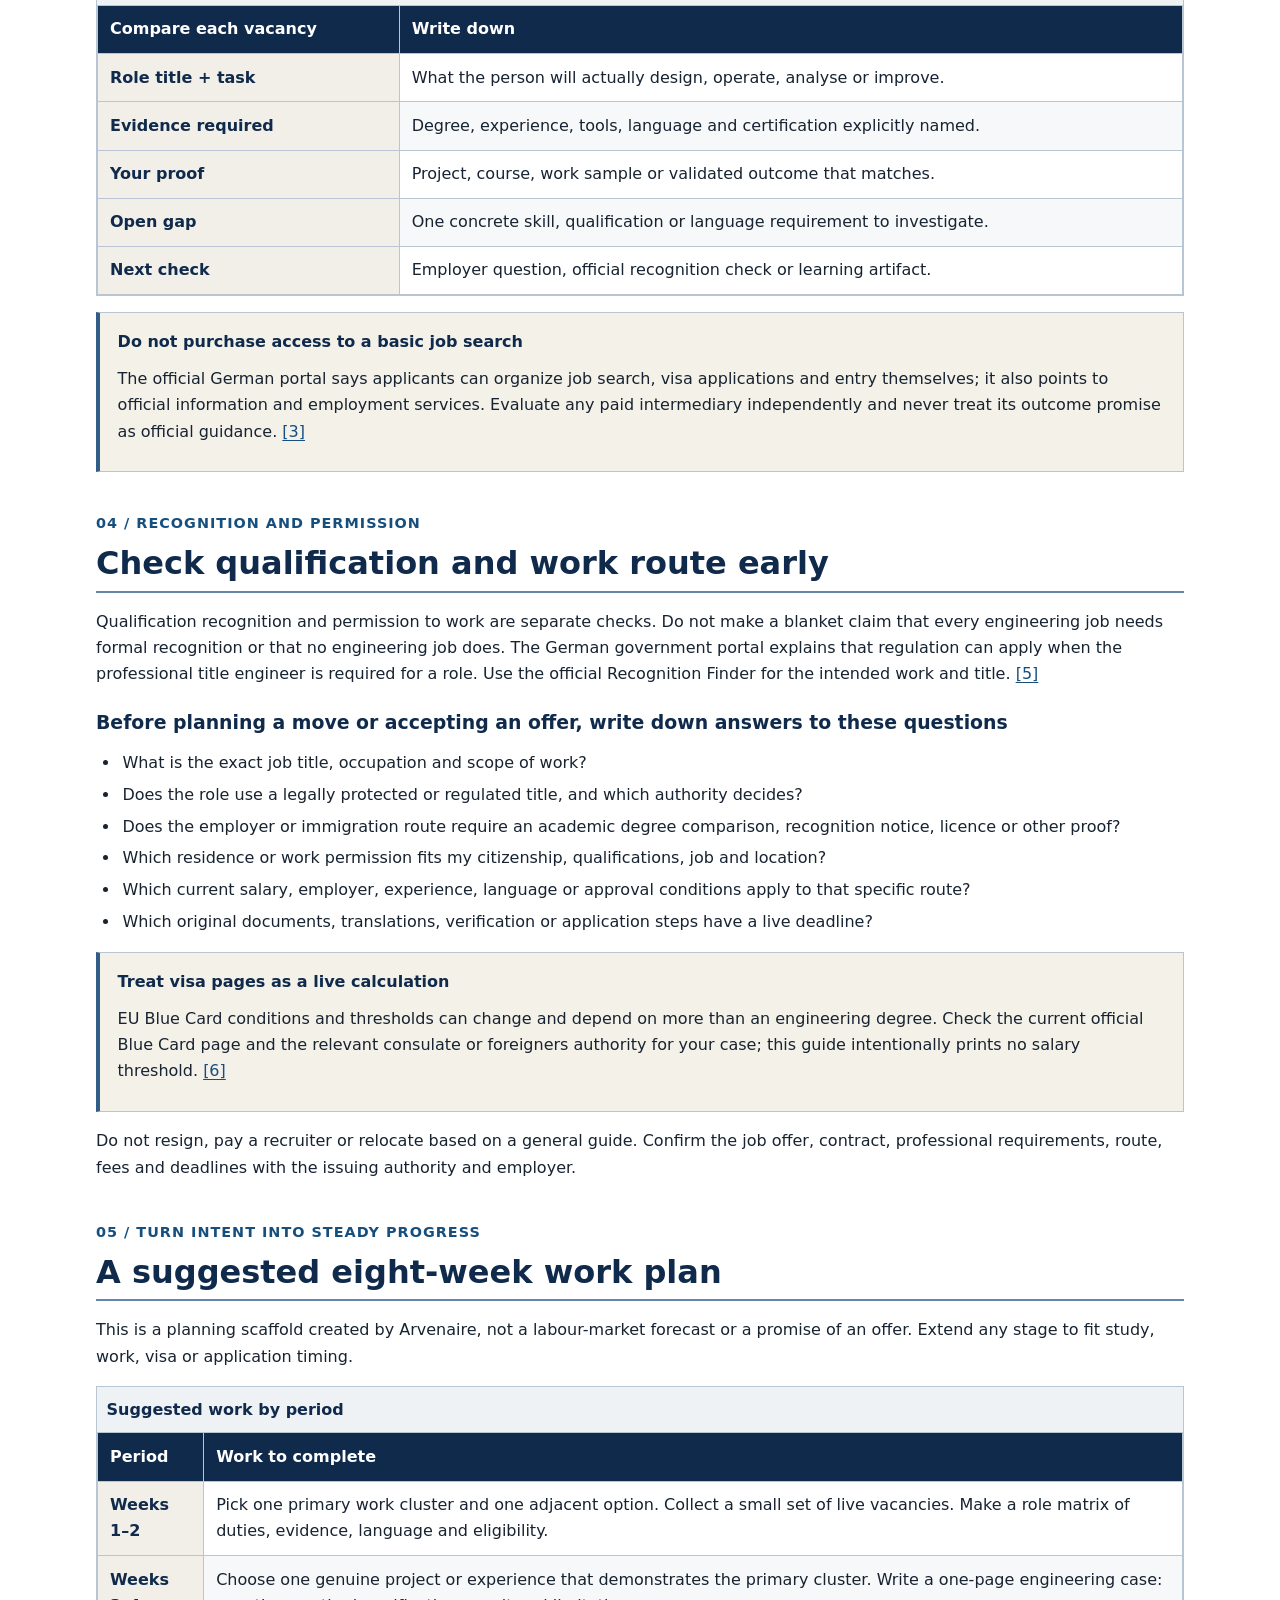
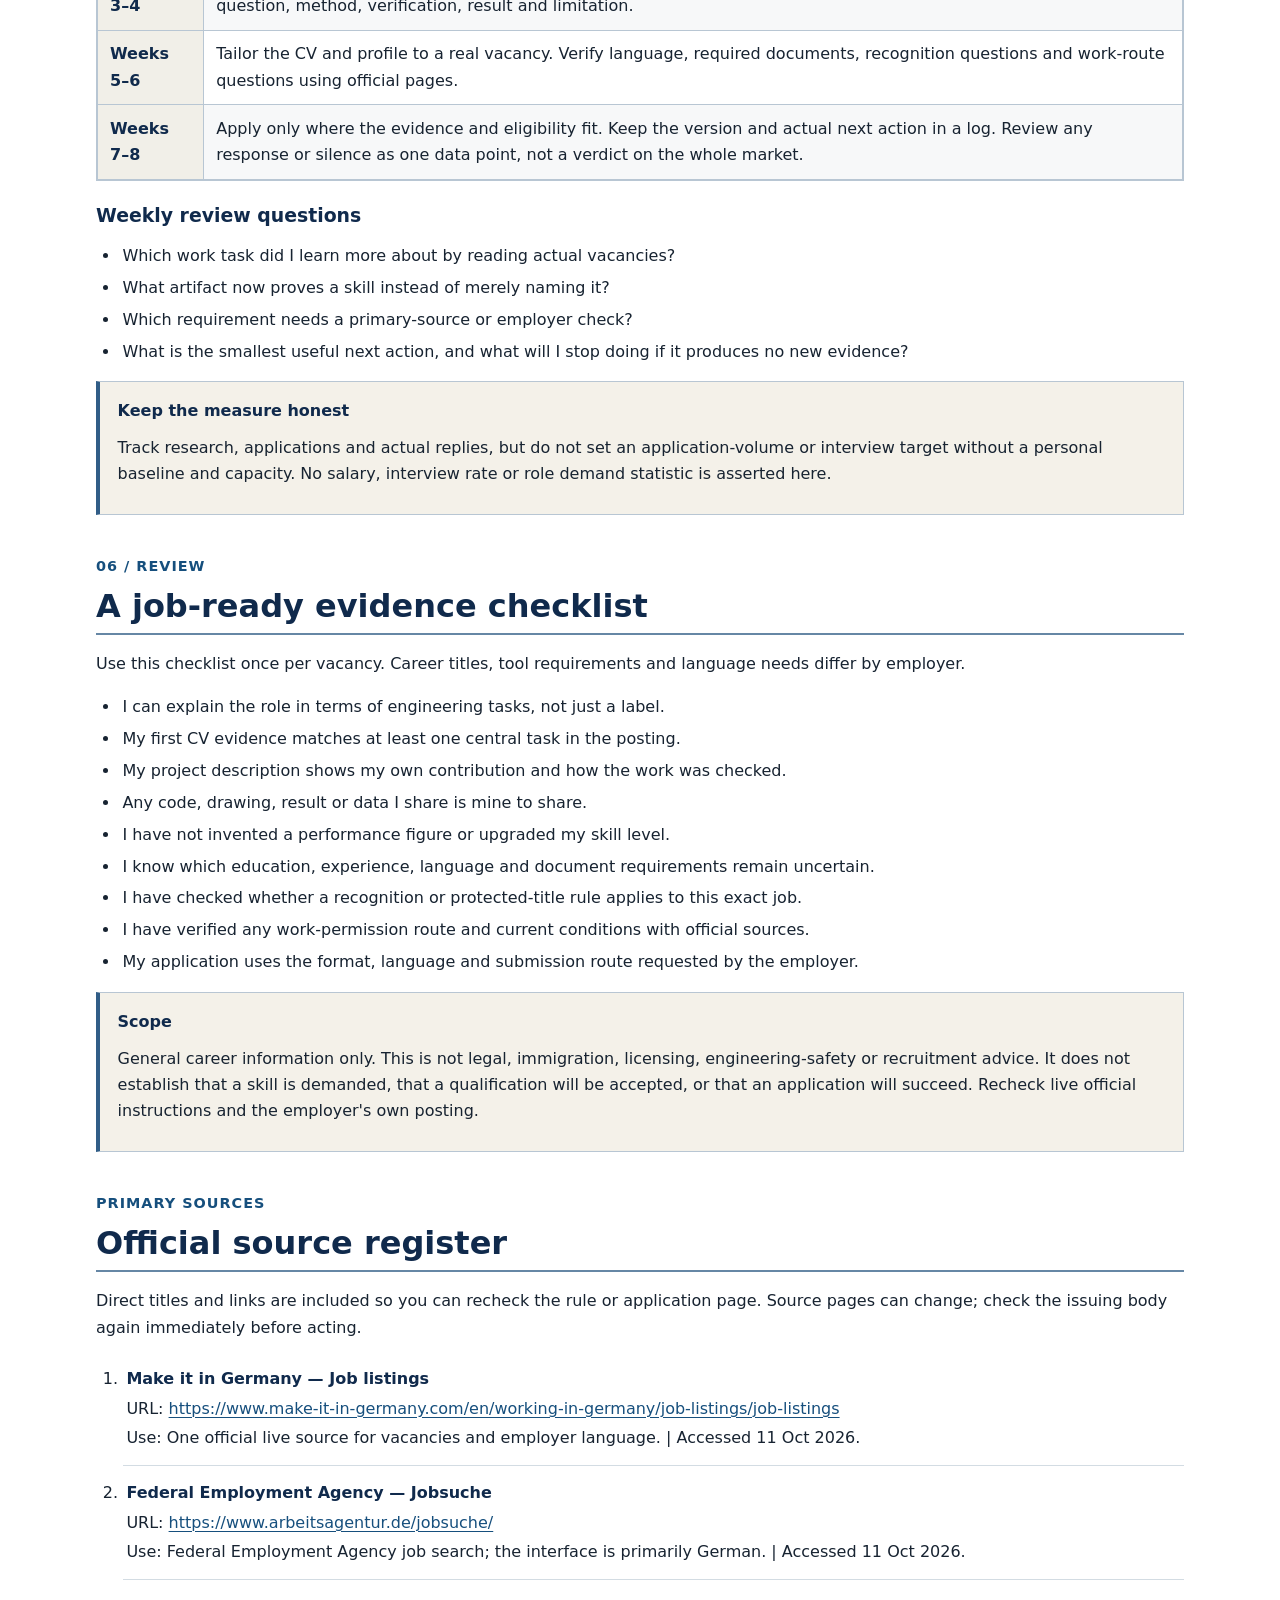
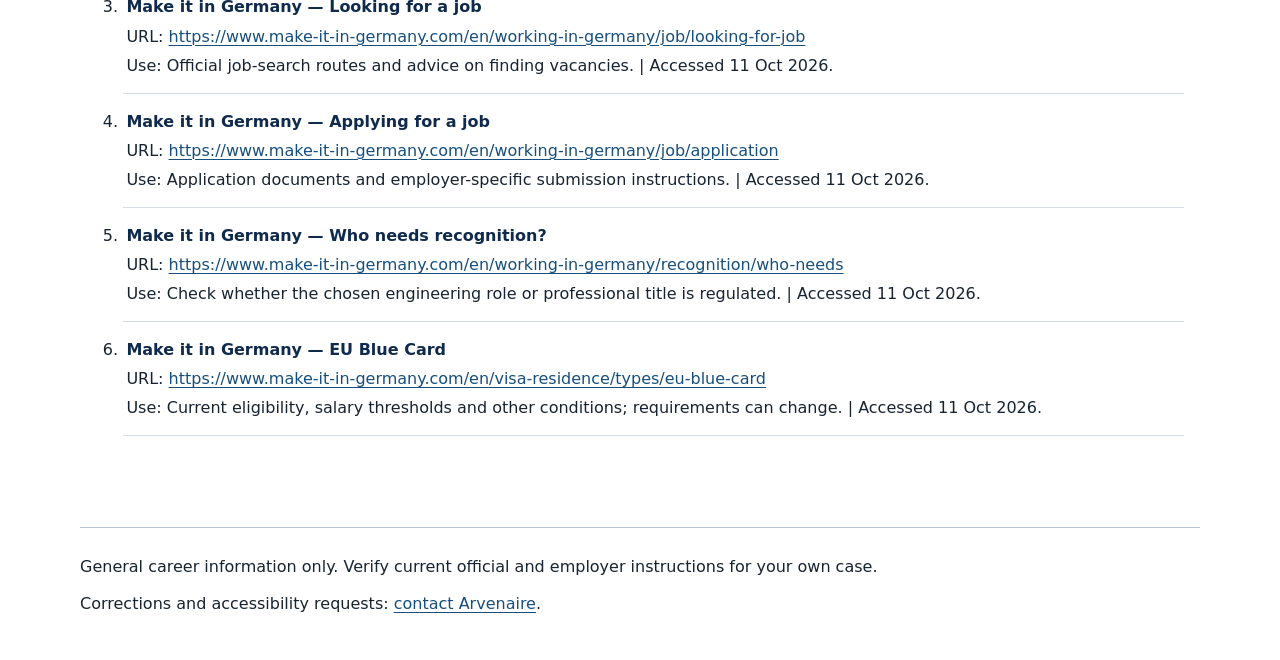
<file: guides/germany-manufacturing-automation-career-roadmap.html>
<!doctype html>
<html lang="en">
<head>
  <meta charset="utf-8">
  <meta name="viewport" content="width=device-width, initial-scale=1">
  <meta name="description" content="A practical engineering career roadmap for manufacturing and automation roles in Germany.">
  <title>Germany Manufacturing and Automation Career Roadmap | Arvenaire</title>
  <style>
    :root { color-scheme: light; --ink: #172331; --navy: #102a4c; --blue: #164f7d; --line: #b8c6d3; --paper: #f4f1e9; --focus: #8c4b00; }
    * { box-sizing: border-box; }
    html { scroll-behavior: smooth; }
    body { margin: 0; color: var(--ink); background: #fff; font: 1rem/1.65 system-ui, -apple-system, "Segoe UI", sans-serif; }
    a { color: var(--blue); text-decoration: underline; text-decoration-thickness: .09em; text-underline-offset: .16em; overflow-wrap: anywhere; }
    a:focus-visible, [tabindex="0"]:focus-visible { outline: 3px solid var(--focus); outline-offset: 3px; }
    .skip-link { position: absolute; z-index: 2; top: -5rem; left: 1rem; padding: .7rem 1rem; color: #fff; background: var(--navy); }
    .skip-link:focus { top: 1rem; }
    .masthead { color: #fff; background: var(--navy); }
    .masthead a { color: #fff; }
    .masthead-inner, main, .site-footer { width: min(100% - 2rem, 70rem); margin-inline: auto; }
    .masthead-inner { display: flex; flex-wrap: wrap; justify-content: space-between; gap: .35rem 1rem; padding-block: .8rem; }
    .brand { font-weight: 800; letter-spacing: .08em; }
    .masthead p { margin: 0; }
    main { padding-block: clamp(1.5rem, 4vw, 3.5rem); }
    article { max-width: 68rem; margin-inline: auto; }
    .eyebrow { margin: 0 0 .5rem; color: var(--blue); font-size: .9rem; font-weight: 750; letter-spacing: .07em; text-transform: uppercase; }
    h1, h2, h3 { color: var(--navy); line-height: 1.2; }
    h1 { max-width: 24ch; margin: 0; font-size: clamp(2rem, 5vw, 3.4rem); }
    h2 { margin: 0 0 1rem; padding-bottom: .5rem; border-bottom: 2px solid #6687a5; font-size: clamp(1.45rem, 3vw, 2rem); }
    h3 { margin: 1.45rem 0 .45rem; font-size: 1.18rem; }
    p { margin: .65rem 0; }
    .subtitle { margin: .7rem 0 1.5rem; color: #31577a; font-size: clamp(1.1rem, 2.4vw, 1.35rem); }
    .summary, .callout { margin-block: 1rem; padding: 1rem 1.1rem; border: 1px solid var(--line); border-left: .3rem solid #315d87; background: var(--paper); }
    .summary strong, .callout strong { color: var(--navy); }
    .edition { margin-top: 1.4rem; }
    .edition p { margin: .25rem 0; }
    nav.contents { margin-block: 2rem; padding: 1rem 1.2rem; border: 1px solid var(--line); }
    nav.contents h2 { margin: 0 0 .5rem; padding: 0; border: 0; font-size: 1.2rem; }
    nav.contents ol { margin: .35rem 0 0; padding-left: 1.4rem; columns: 2; column-gap: 2rem; }
    nav.contents li { break-inside: avoid; padding-block: .12rem; }
    section { margin-block: 2.5rem; scroll-margin-top: 1rem; }
    ul, ol { padding-left: 1.5rem; }
    li { padding-left: .15rem; margin-block: .35rem; }
    .table-wrap { margin-block: 1rem; overflow-x: auto; border: 1px solid var(--line); }
    table { width: 100%; min-width: 38rem; border-collapse: collapse; }
    caption { padding: .6rem; color: var(--navy); background: #eef2f5; font-weight: 750; text-align: left; }
    th, td { padding: .65rem .75rem; border: 1px solid var(--line); vertical-align: top; text-align: left; }
    thead th { color: #fff; background: var(--navy); }
    tbody th[scope="row"] { color: var(--navy); background: #f1efe8; font-weight: 700; }
    tbody tr:nth-child(even) td { background: #f7f8f9; }
    .source-list { padding-left: 1.7rem; }
    .source-list li { padding: .4rem 0 .65rem .2rem; border-bottom: 1px solid #d3dce3; scroll-margin-top: 1rem; }
    .source-list p { margin: .18rem 0; }
    .source-title { color: var(--navy); font-weight: 750; }
    .site-footer { padding: 1rem 0 2rem; border-top: 1px solid var(--line); }
    @media (max-width: 42rem) { .masthead-inner { display: block; } nav.contents ol { columns: 1; } th, td { padding: .55rem; } }
    @media (prefers-reduced-motion: reduce) { html { scroll-behavior: auto; } }
    @media print { .skip-link, nav.contents { display: none; } body { font-size: 11pt; } a { color: #111; } section { break-inside: avoid-page; } .table-wrap { overflow: visible; } table { min-width: 0; } }
  </style>
</head>
<body>
  <a class="skip-link" href="#main-content">Skip to guide</a>
  <header class="masthead">
    <div class="masthead-inner">
      <div class="brand">ARVENAIRE</div>
      <p>ENGINEERING GUIDANCE | 11 OCT 2026</p>
      <p>Verify current instructions before applying | <a href="../contact.html">Corrections: contact Arvenaire</a></p>
    </div>
  </header>
  <main id="main-content">
    <article aria-labelledby="guide-title">
      <p class="eyebrow">Arvenaire / Engineering pathways</p>
      <h1 id="guide-title">Germany Manufacturing and Automation Career Roadmap</h1>
      <p class="subtitle">Turn engineering capability into role evidence and a careful job-search plan.</p>
      <div class="summary">
        <strong>A practical guide for your next decision</strong>
        <p>For engineering students, graduates and professionals exploring manufacturing, production, industrial automation, controls, robotics, quality or reliability work in Germany. Role families below are a planning map, not an official occupation list.</p>
        <p><strong>Use the live instructions of the employer, university, scholarship body and immigration authority for your own case.</strong></p>
      </div>
      <div class="edition">
        <p><strong>Edition 1.0</strong> | Reviewed 11 October 2026</p>
        <p><strong>Prepared by Arvenaire</strong> | Corrections and accessibility requests: <a href="../contact.html">contact Arvenaire</a></p>
      </div>
      <nav class="contents" aria-label="Guide contents">
        <h2>On this page</h2>
        <ol>
          <li><a href="#work-clusters">Choose a task family</a></li>
          <li><a href="#proof">Build transferable proof</a></li>
          <li><a href="#roles">Search for actual work</a></li>
          <li><a href="#recognition">Check qualification and work route</a></li>
          <li><a href="#work-plan">Suggested eight-week work plan</a></li>
          <li><a href="#checklist">Job-ready evidence checklist</a></li>
          <li><a href="#sources">Official source register</a></li>
        </ol>
      </nav>

      <section id="work-clusters" aria-labelledby="work-clusters-heading">
        <p class="eyebrow">01 / Focus</p>
        <h2 id="work-clusters-heading">Choose a task family before a tool list</h2>
        <p>Job titles vary between employers. Start from the work you want to do, then compare that with actual vacancy descriptions. These five clusters are an Arvenaire organizing aid, not an official German job taxonomy or a claim about demand.</p>
        <div class="table-wrap" role="region" aria-label="Engineering work clusters; scroll horizontally if needed" tabindex="0">
          <table>
            <caption>Work cluster, question to solve, and evidence to build</caption>
            <thead><tr><th scope="col">Work cluster</th><th scope="col">Question to solve</th><th scope="col">Evidence to build</th></tr></thead>
            <tbody>
              <tr><th scope="row">Manufacturing / process</th><td>How does a production step meet its quality, flow or resource objective?</td><td>A process map, a measured experiment or an engineering change note.</td></tr>
              <tr><th scope="row">Automation / controls</th><td>How should a machine or line sequence, sense and respond?</td><td>A bounded simulation, control sequence, I/O list or documented test cases.</td></tr>
              <tr><th scope="row">Robotics / integration</th><td>How do equipment, tooling, operators and interfaces fit together?</td><td>A cell concept, interface map, cycle model or integration plan.</td></tr>
              <tr><th scope="row">Quality / reliability</th><td>How can a defect, variation or recurring fault be understood?</td><td>A traceable analysis with data source, method, limits and proposed action.</td></tr>
              <tr><th scope="row">Production data / systems</th><td>How can production records support a specific operational decision?</td><td>A small pipeline or dashboard using approved or labelled synthetic data.</td></tr>
            </tbody>
          </table>
        </div>
        <aside class="callout">
          <strong>Use the vacancy as your specification</strong>
          <p>A job ad can name tools, standards, languages, education or experience that another employer handles differently. Copy the requirement into your own role matrix; do not treat one ad as a national rule.</p>
        </aside>
      </section>

      <section id="proof" aria-labelledby="proof-heading">
        <p class="eyebrow">02 / Demonstrate capability</p>
        <h2 id="proof-heading">Build transferable proof</h2>
        <p>For each target family, build or document one example that lets another engineer understand the problem and evaluate your reasoning. A small, well-explained artifact is more useful than a long list of tools with no evidence.</p>
        <h3>Use this repeatable project record</h3>
        <ul>
          <li><strong>Question:</strong> what system, process or user problem are you addressing?</li>
          <li><strong>Boundary:</strong> what is included, what is excluded, and what assumptions did you use?</li>
          <li><strong>Method:</strong> what model, measurement, design or analysis did you actually perform?</li>
          <li><strong>Verification:</strong> what test, comparison or review could challenge your result?</li>
          <li><strong>Result:</strong> what changed or was learned? State limitations and uncertainty.</li>
          <li><strong>Handoff:</strong> what drawing, code, test plan or operating note lets someone reproduce or review it?</li>
        </ul>
        <h3>Possible engineering artifacts</h3>
        <div class="table-wrap" role="region" aria-label="Engineering artifacts table; scroll horizontally if needed" tabindex="0">
          <table>
            <caption>Example project outputs by focus area</caption>
            <thead><tr><th scope="col">Focus</th><th scope="col">Example output</th></tr></thead>
            <tbody>
              <tr><th scope="row">Process</th><td>Current-state process map, measured bottleneck hypothesis, proposed countermeasure and check plan.</td></tr>
              <tr><th scope="row">Controls</th><td>Offline state diagram or PLC-style sequence with interlocks and test cases; do not claim safety certification from a simulation.</td></tr>
              <tr><th scope="row">Reliability</th><td>Fault tree or root-cause analysis based on traceable data; label simulated data if used.</td></tr>
              <tr><th scope="row">Robotics</th><td>Workcell layout and interface list that explains cycle assumptions, access and changeover.</td></tr>
              <tr><th scope="row">Data</th><td>Small, documented pipeline from source field to decision; state missing data and synthetic inputs.</td></tr>
            </tbody>
          </table>
        </div>
        <aside class="callout">
          <strong>Keep proof ethical</strong>
          <p>Use your own work, publicly shareable coursework or approved company material. Do not reveal employer or lab intellectual property. If you create a synthetic example, label it synthetic and do not present it as an operating plant result.</p>
        </aside>
      </section>

      <section id="roles" aria-labelledby="roles-heading">
        <p class="eyebrow">03 / Find and compare roles</p>
        <h2 id="roles-heading">Search for actual work, not a promise</h2>
        <p>The federal Make it in Germany job board contains selected Federal Employment Agency listings whose employers welcome applications from abroad. The Federal Employment Agency also runs Jobsuche. Use these as starting points, then confirm the live vacancy on the employer's careers site. <a class="citation" href="#source-1" aria-label="Source 1 in the official source register">[1]</a> <a class="citation" href="#source-2" aria-label="Source 2 in the official source register">[2]</a> <a class="citation" href="#source-3" aria-label="Source 3 in the official source register">[3]</a></p>
        <h3>A practical search loop</h3>
        <ol>
          <li><strong>Search by task:</strong> try multiple truthful terms used in the ad, such as production, process, controls, automation, commissioning, quality or reliability.</li>
          <li><strong>Save evidence:</strong> record the vacancy URL, date viewed, language, work location, tasks and requested documents.</li>
          <li><strong>Compare:</strong> separate required skills from preferred items; note where your evidence is direct, adjacent or absent.</li>
          <li><strong>Verify:</strong> check employer identity, job status, required travel and application route on the employer's own site.</li>
          <li><strong>Tailor:</strong> adjust the CV and project explanation to the role's real tasks; do not reuse an automation-focused profile for every job.</li>
        </ol>
        <div class="table-wrap" role="region" aria-label="Vacancy comparison table; scroll horizontally if needed" tabindex="0">
          <table>
            <caption>What to compare for each vacancy</caption>
            <thead><tr><th scope="col">Compare each vacancy</th><th scope="col">Write down</th></tr></thead>
            <tbody>
              <tr><th scope="row">Role title + task</th><td>What the person will actually design, operate, analyse or improve.</td></tr>
              <tr><th scope="row">Evidence required</th><td>Degree, experience, tools, language and certification explicitly named.</td></tr>
              <tr><th scope="row">Your proof</th><td>Project, course, work sample or validated outcome that matches.</td></tr>
              <tr><th scope="row">Open gap</th><td>One concrete skill, qualification or language requirement to investigate.</td></tr>
              <tr><th scope="row">Next check</th><td>Employer question, official recognition check or learning artifact.</td></tr>
            </tbody>
          </table>
        </div>
        <aside class="callout">
          <strong>Do not purchase access to a basic job search</strong>
          <p>The official German portal says applicants can organize job search, visa applications and entry themselves; it also points to official information and employment services. Evaluate any paid intermediary independently and never treat its outcome promise as official guidance. <a class="citation" href="#source-3" aria-label="Source 3 in the official source register">[3]</a></p>
        </aside>
      </section>

      <section id="recognition" aria-labelledby="recognition-heading">
        <p class="eyebrow">04 / Recognition and permission</p>
        <h2 id="recognition-heading">Check qualification and work route early</h2>
        <p>Qualification recognition and permission to work are separate checks. Do not make a blanket claim that every engineering job needs formal recognition or that no engineering job does. The German government portal explains that regulation can apply when the professional title engineer is required for a role. Use the official Recognition Finder for the intended work and title. <a class="citation" href="#source-5" aria-label="Source 5 in the official source register">[5]</a></p>
        <h3>Before planning a move or accepting an offer, write down answers to these questions</h3>
        <ul>
          <li>What is the exact job title, occupation and scope of work?</li>
          <li>Does the role use a legally protected or regulated title, and which authority decides?</li>
          <li>Does the employer or immigration route require an academic degree comparison, recognition notice, licence or other proof?</li>
          <li>Which residence or work permission fits my citizenship, qualifications, job and location?</li>
          <li>Which current salary, employer, experience, language or approval conditions apply to that specific route?</li>
          <li>Which original documents, translations, verification or application steps have a live deadline?</li>
        </ul>
        <aside class="callout">
          <strong>Treat visa pages as a live calculation</strong>
          <p>EU Blue Card conditions and thresholds can change and depend on more than an engineering degree. Check the current official Blue Card page and the relevant consulate or foreigners authority for your case; this guide intentionally prints no salary threshold. <a class="citation" href="#source-6" aria-label="Source 6 in the official source register">[6]</a></p>
        </aside>
        <p>Do not resign, pay a recruiter or relocate based on a general guide. Confirm the job offer, contract, professional requirements, route, fees and deadlines with the issuing authority and employer.</p>
      </section>

      <section id="work-plan" aria-labelledby="work-plan-heading">
        <p class="eyebrow">05 / Turn intent into steady progress</p>
        <h2 id="work-plan-heading">A suggested eight-week work plan</h2>
        <p>This is a planning scaffold created by Arvenaire, not a labour-market forecast or a promise of an offer. Extend any stage to fit study, work, visa or application timing.</p>
        <div class="table-wrap" role="region" aria-label="Suggested eight-week work plan; scroll horizontally if needed" tabindex="0">
          <table>
            <caption>Suggested work by period</caption>
            <thead><tr><th scope="col">Period</th><th scope="col">Work to complete</th></tr></thead>
            <tbody>
              <tr><th scope="row">Weeks 1–2</th><td>Pick one primary work cluster and one adjacent option. Collect a small set of live vacancies. Make a role matrix of duties, evidence, language and eligibility.</td></tr>
              <tr><th scope="row">Weeks 3–4</th><td>Choose one genuine project or experience that demonstrates the primary cluster. Write a one-page engineering case: question, method, verification, result and limitation.</td></tr>
              <tr><th scope="row">Weeks 5–6</th><td>Tailor the CV and profile to a real vacancy. Verify language, required documents, recognition questions and work-route questions using official pages.</td></tr>
              <tr><th scope="row">Weeks 7–8</th><td>Apply only where the evidence and eligibility fit. Keep the version and actual next action in a log. Review any response or silence as one data point, not a verdict on the whole market.</td></tr>
            </tbody>
          </table>
        </div>
        <h3>Weekly review questions</h3>
        <ul>
          <li>Which work task did I learn more about by reading actual vacancies?</li>
          <li>What artifact now proves a skill instead of merely naming it?</li>
          <li>Which requirement needs a primary-source or employer check?</li>
          <li>What is the smallest useful next action, and what will I stop doing if it produces no new evidence?</li>
        </ul>
        <aside class="callout">
          <strong>Keep the measure honest</strong>
          <p>Track research, applications and actual replies, but do not set an application-volume or interview target without a personal baseline and capacity. No salary, interview rate or role demand statistic is asserted here.</p>
        </aside>
      </section>

      <section id="checklist" aria-labelledby="checklist-heading">
        <p class="eyebrow">06 / Review</p>
        <h2 id="checklist-heading">A job-ready evidence checklist</h2>
        <p>Use this checklist once per vacancy. Career titles, tool requirements and language needs differ by employer.</p>
        <ul>
          <li>I can explain the role in terms of engineering tasks, not just a label.</li>
          <li>My first CV evidence matches at least one central task in the posting.</li>
          <li>My project description shows my own contribution and how the work was checked.</li>
          <li>Any code, drawing, result or data I share is mine to share.</li>
          <li>I have not invented a performance figure or upgraded my skill level.</li>
          <li>I know which education, experience, language and document requirements remain uncertain.</li>
          <li>I have checked whether a recognition or protected-title rule applies to this exact job.</li>
          <li>I have verified any work-permission route and current conditions with official sources.</li>
          <li>My application uses the format, language and submission route requested by the employer.</li>
        </ul>
        <aside class="callout">
          <strong>Scope</strong>
          <p>General career information only. This is not legal, immigration, licensing, engineering-safety or recruitment advice. It does not establish that a skill is demanded, that a qualification will be accepted, or that an application will succeed. Recheck live official instructions and the employer's own posting.</p>
        </aside>
      </section>

      <section id="sources" aria-labelledby="sources-heading">
        <p class="eyebrow">Primary sources</p>
        <h2 id="sources-heading">Official source register</h2>
        <p>Direct titles and links are included so you can recheck the rule or application page. Source pages can change; check the issuing body again immediately before acting.</p>
        <ol class="source-list">
          <li id="source-1"><p class="source-title">Make it in Germany — Job listings</p><p>URL: <a href="https://www.make-it-in-germany.com/en/working-in-germany/job-listings/job-listings">https://www.make-it-in-germany.com/en/working-in-germany/job-listings/job-listings</a></p><p>Use: One official live source for vacancies and employer language. | Accessed 11 Oct 2026.</p></li>
          <li id="source-2"><p class="source-title">Federal Employment Agency — Jobsuche</p><p>URL: <a href="https://www.arbeitsagentur.de/jobsuche/">https://www.arbeitsagentur.de/jobsuche/</a></p><p>Use: Federal Employment Agency job search; the interface is primarily German. | Accessed 11 Oct 2026.</p></li>
          <li id="source-3"><p class="source-title">Make it in Germany — Looking for a job</p><p>URL: <a href="https://www.make-it-in-germany.com/en/working-in-germany/job/looking-for-job">https://www.make-it-in-germany.com/en/working-in-germany/job/looking-for-job</a></p><p>Use: Official job-search routes and advice on finding vacancies. | Accessed 11 Oct 2026.</p></li>
          <li id="source-4"><p class="source-title">Make it in Germany — Applying for a job</p><p>URL: <a href="https://www.make-it-in-germany.com/en/working-in-germany/job/application">https://www.make-it-in-germany.com/en/working-in-germany/job/application</a></p><p>Use: Application documents and employer-specific submission instructions. | Accessed 11 Oct 2026.</p></li>
          <li id="source-5"><p class="source-title">Make it in Germany — Who needs recognition?</p><p>URL: <a href="https://www.make-it-in-germany.com/en/working-in-germany/recognition/who-needs">https://www.make-it-in-germany.com/en/working-in-germany/recognition/who-needs</a></p><p>Use: Check whether the chosen engineering role or professional title is regulated. | Accessed 11 Oct 2026.</p></li>
          <li id="source-6"><p class="source-title">Make it in Germany — EU Blue Card</p><p>URL: <a href="https://www.make-it-in-germany.com/en/visa-residence/types/eu-blue-card">https://www.make-it-in-germany.com/en/visa-residence/types/eu-blue-card</a></p><p>Use: Current eligibility, salary thresholds and other conditions; requirements can change. | Accessed 11 Oct 2026.</p></li>
        </ol>
      </section>
    </article>
  </main>
  <footer class="site-footer">
    <p>General career information only. Verify current official and employer instructions for your own case.</p>
    <p>Corrections and accessibility requests: <a href="../contact.html">contact Arvenaire</a>.</p>
  </footer>
</body>
</html>
</file>
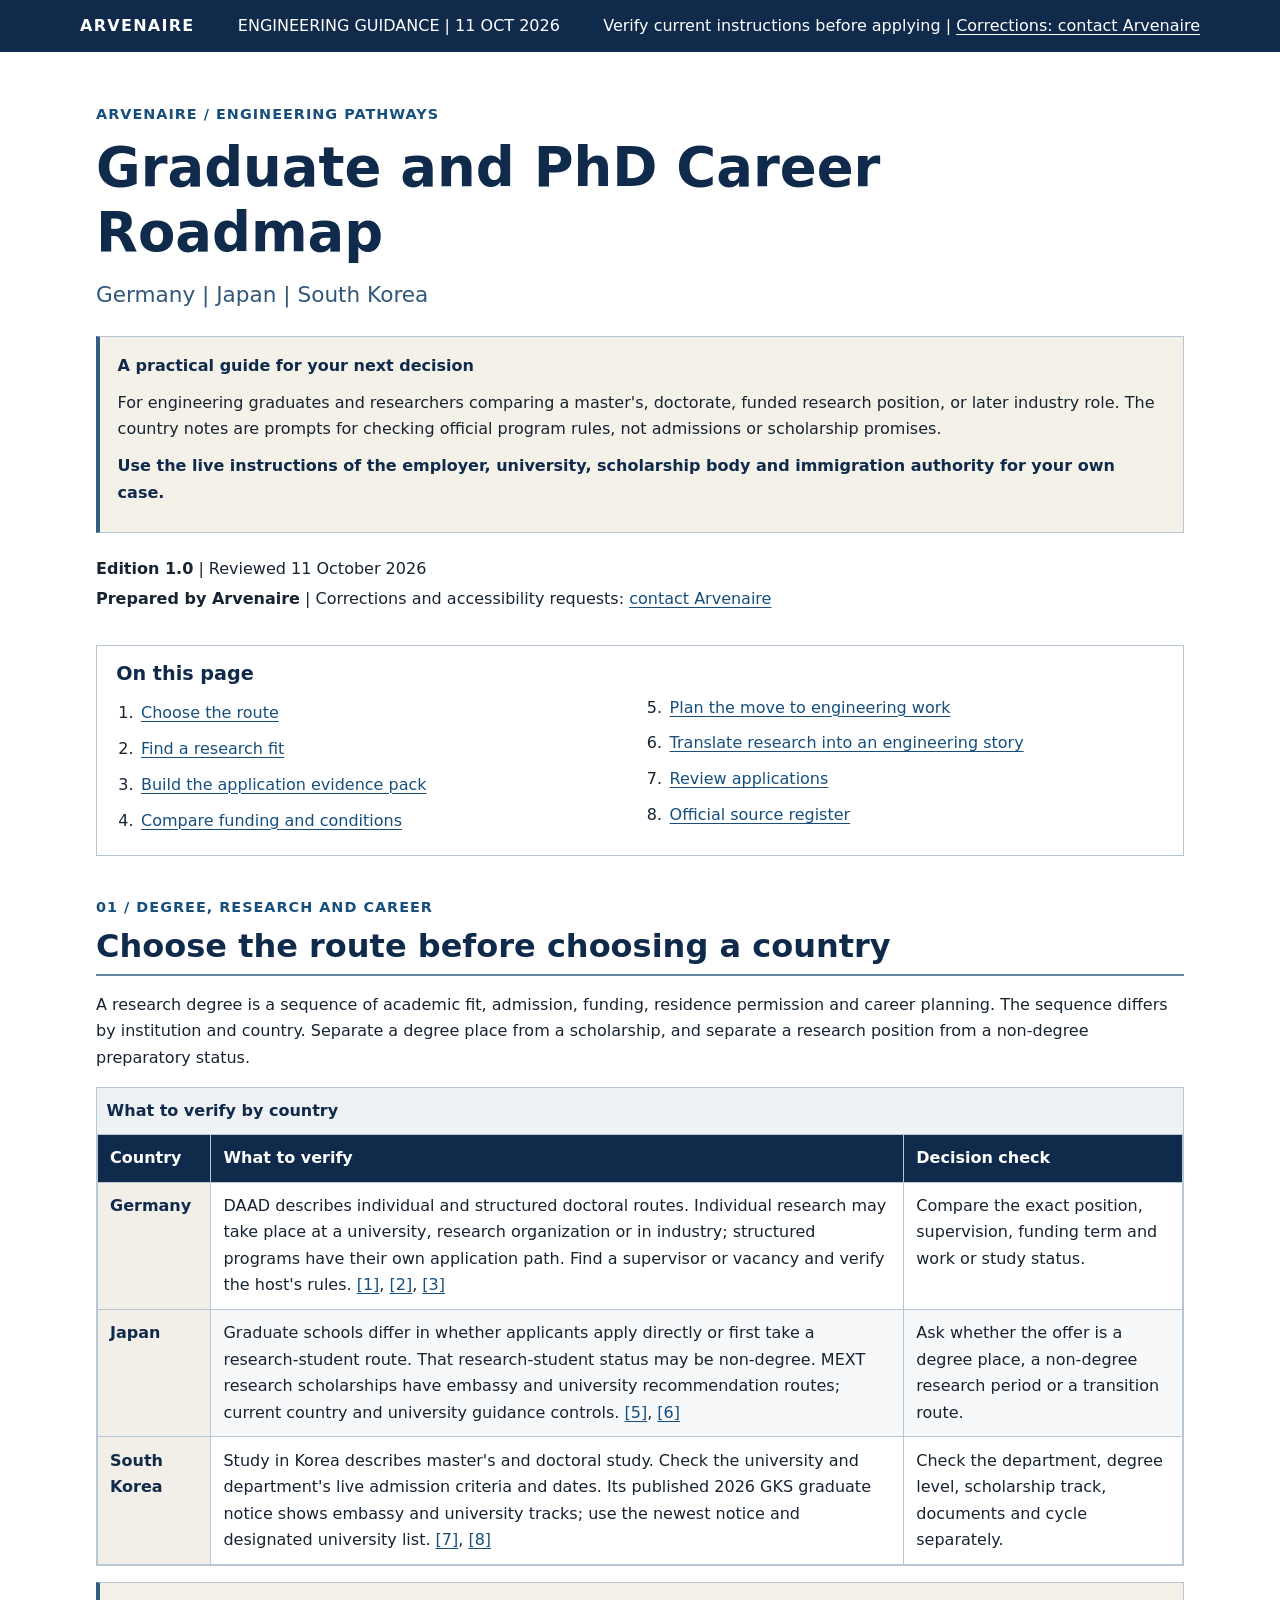
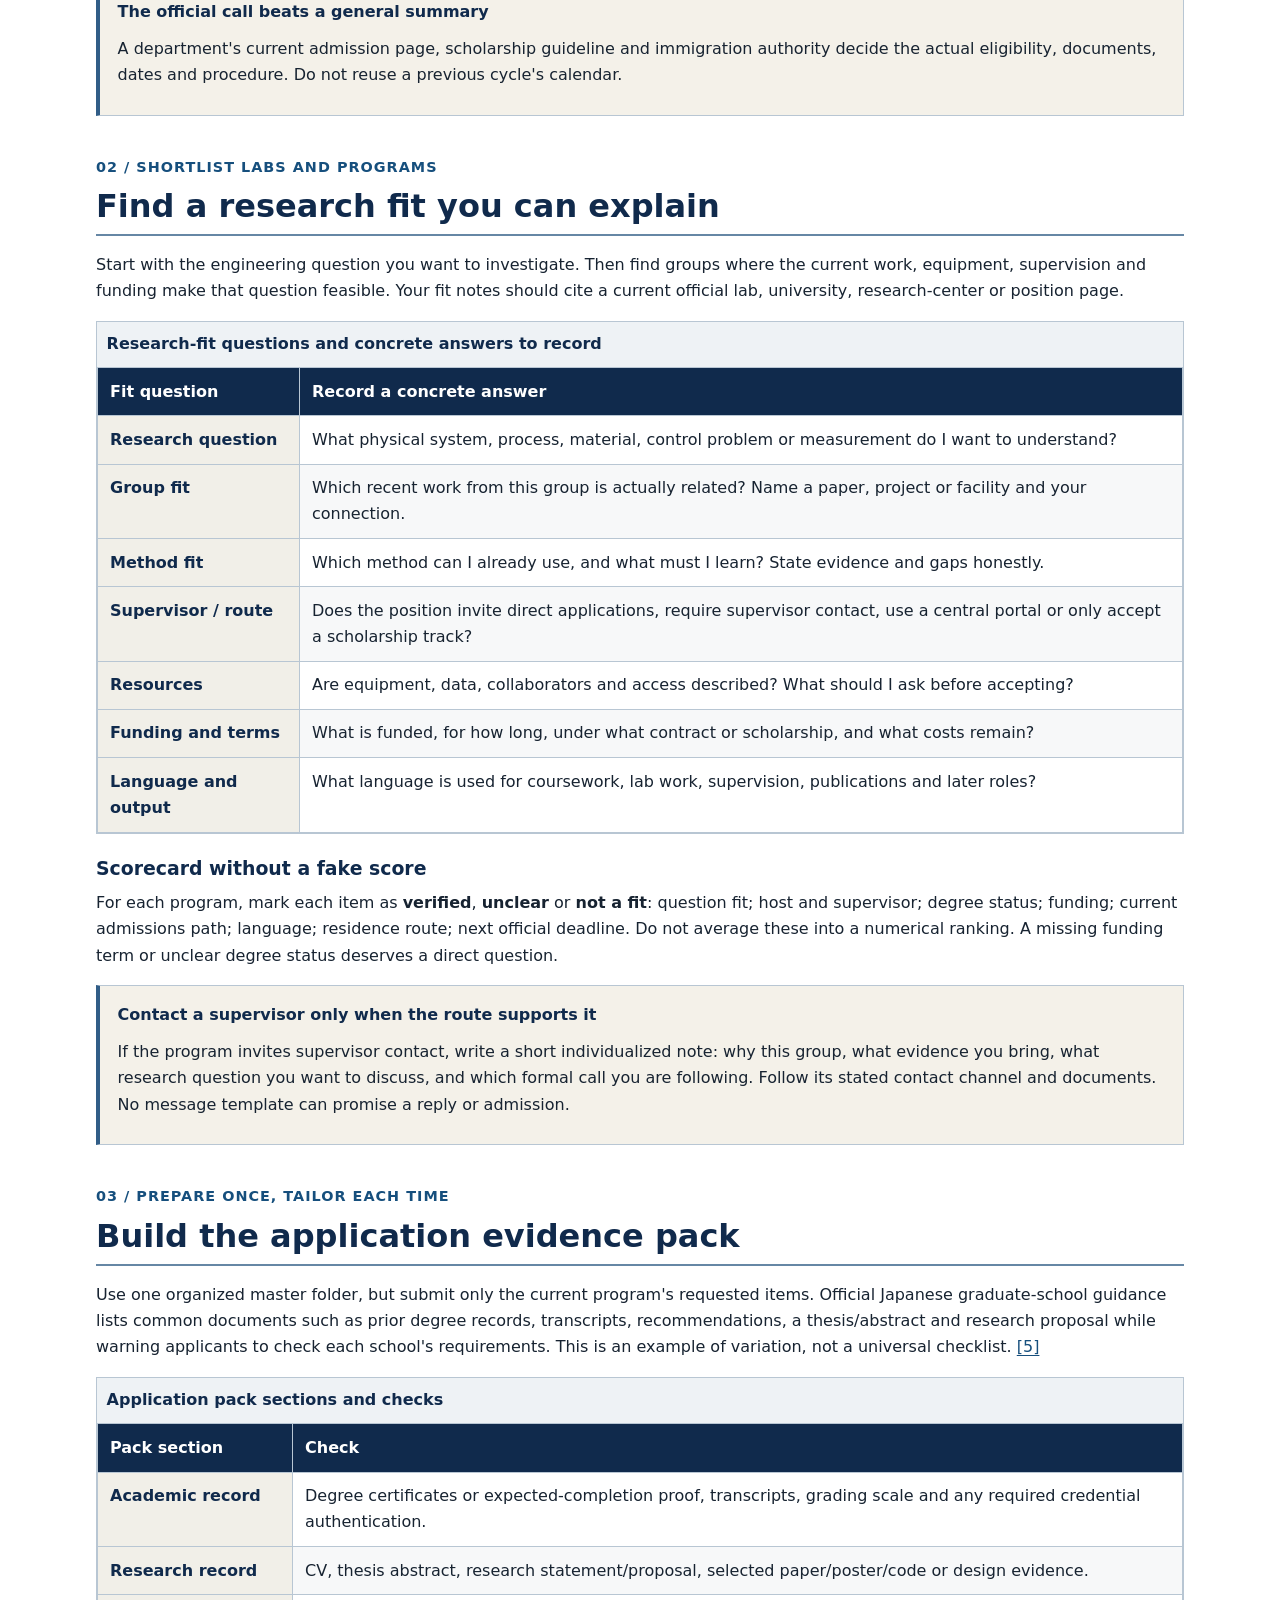
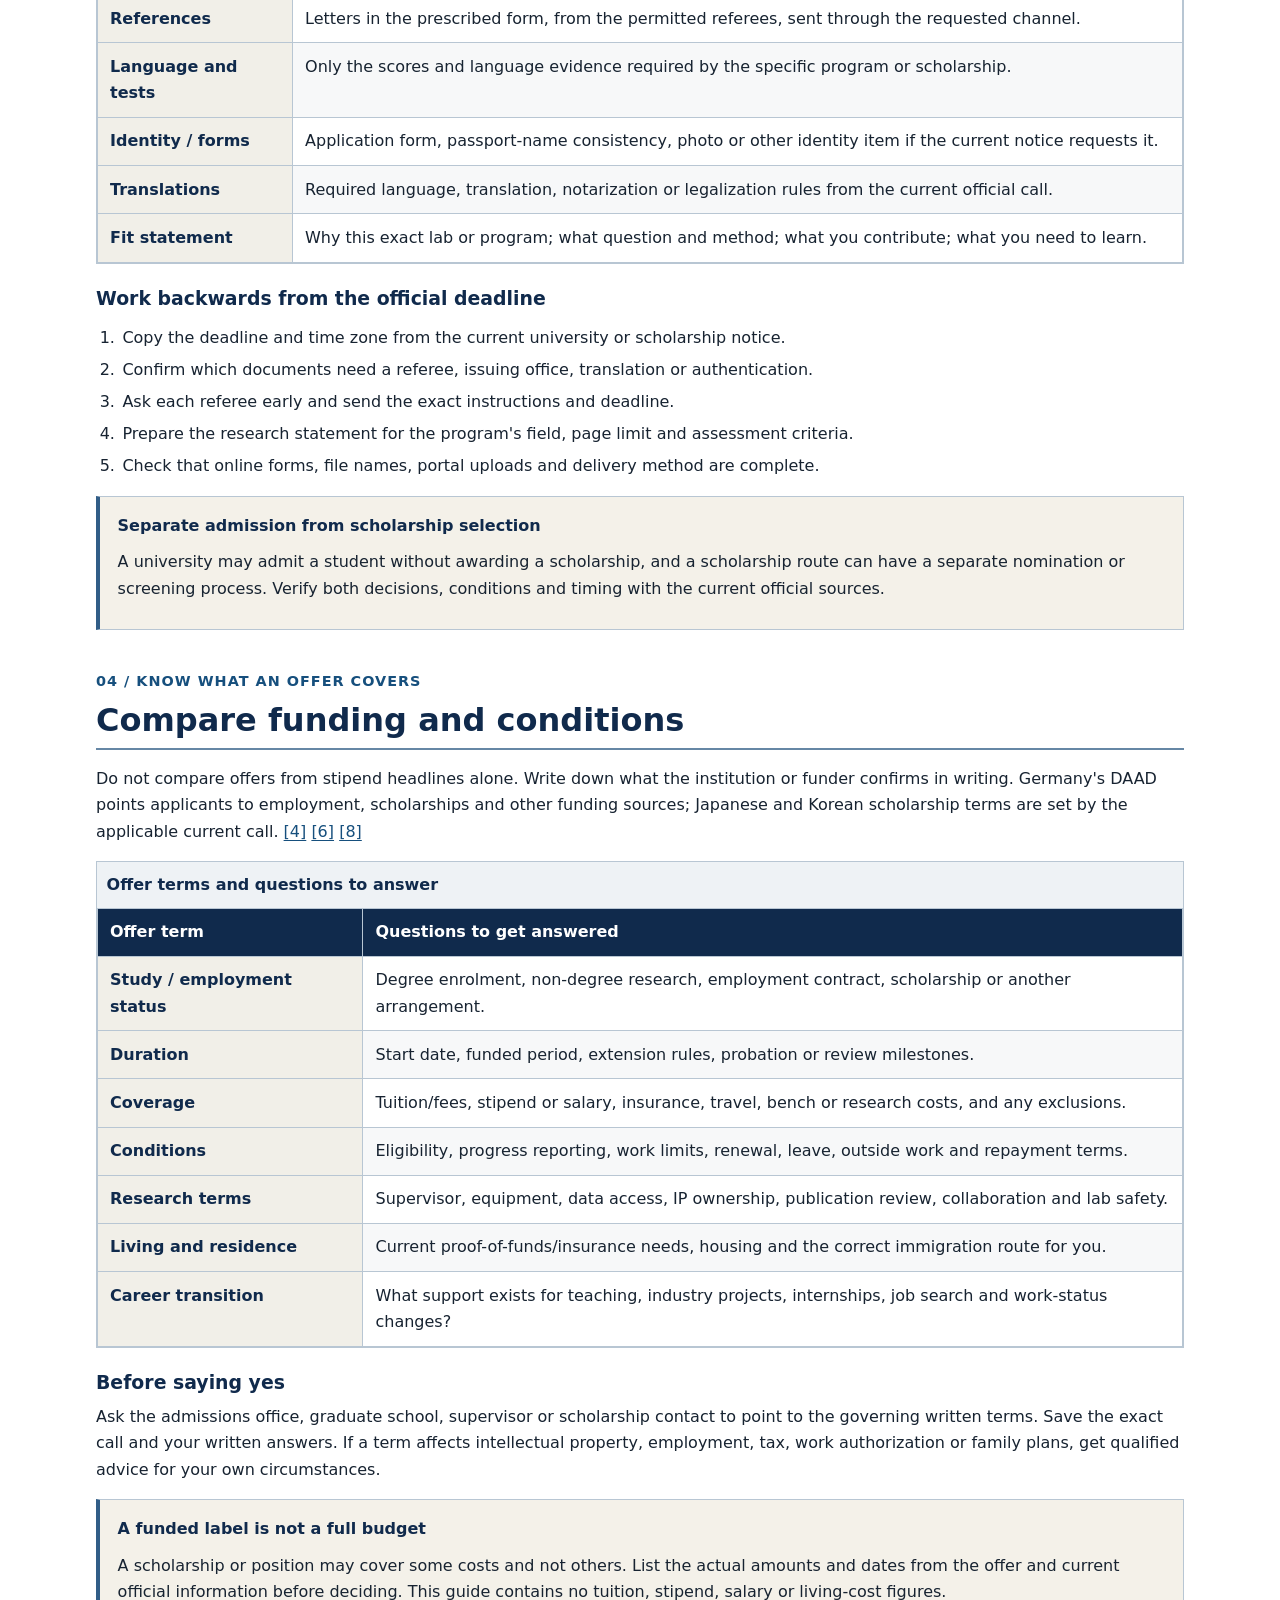
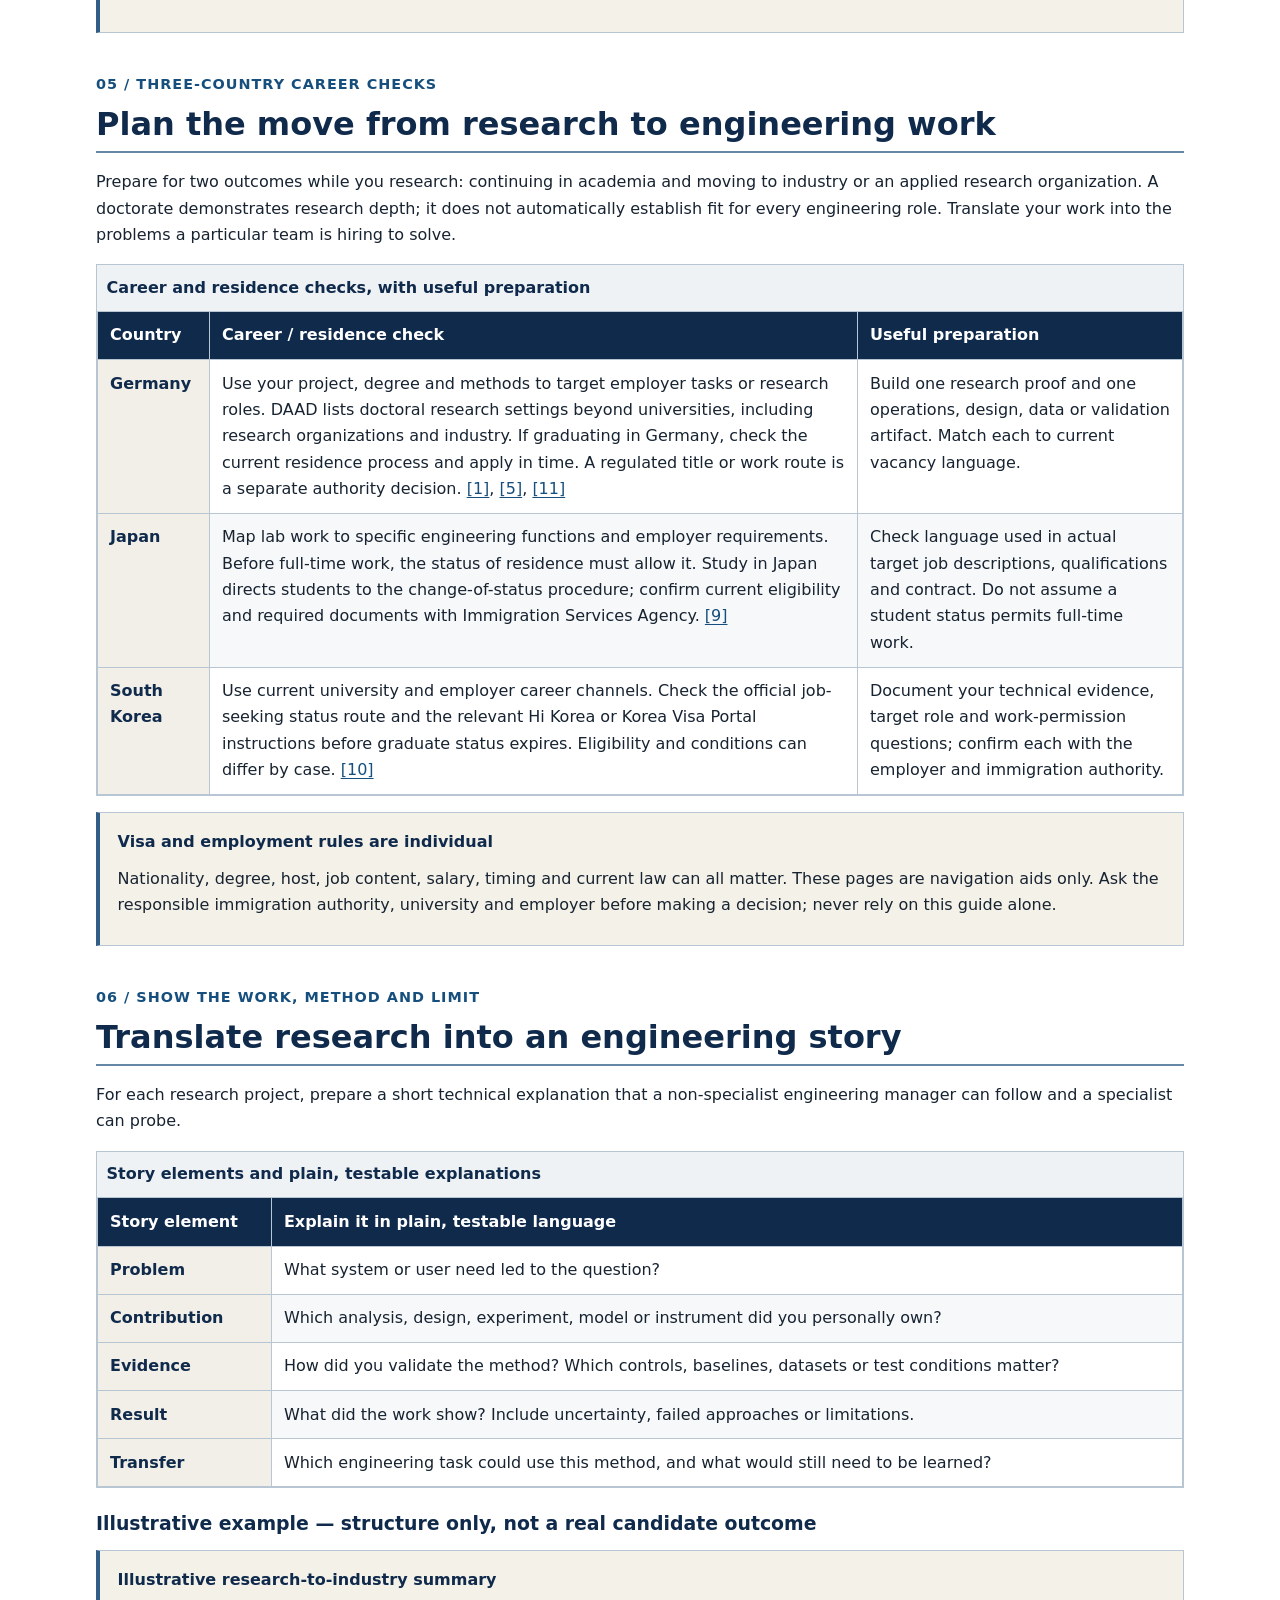
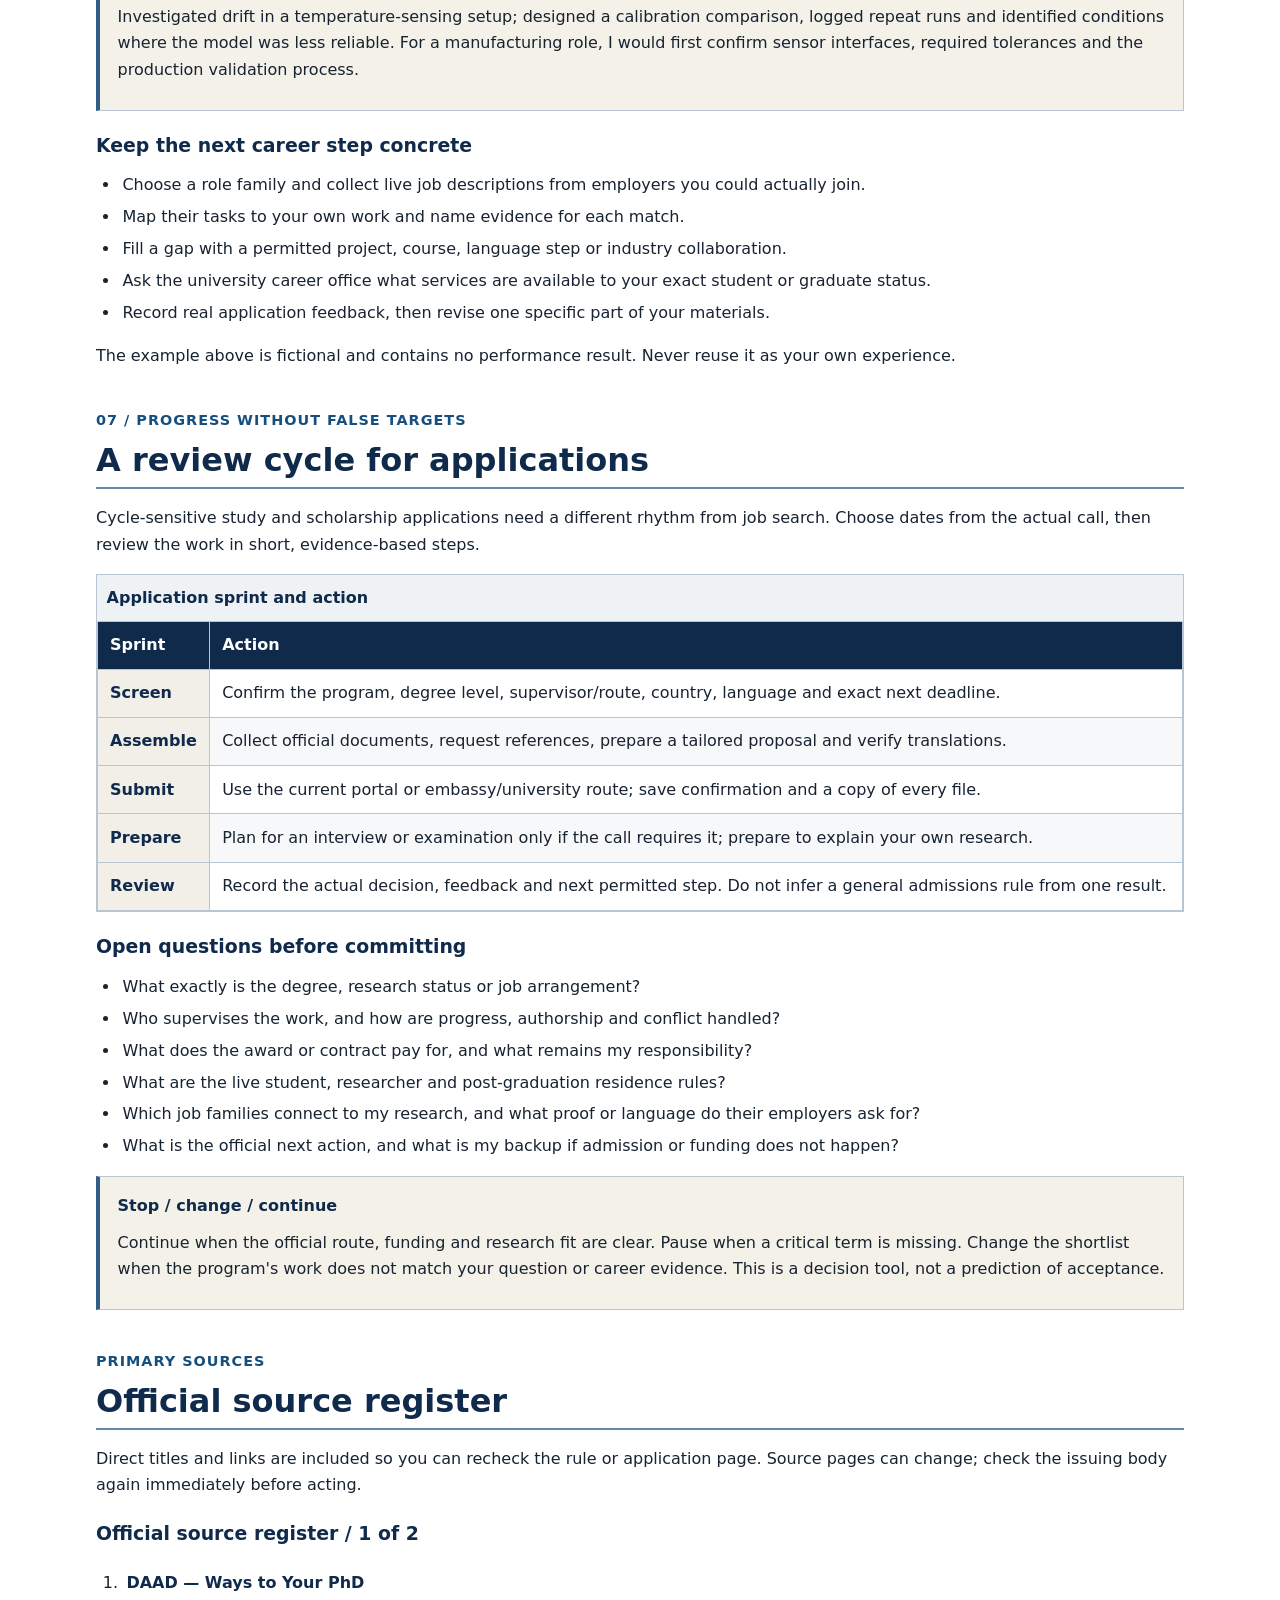
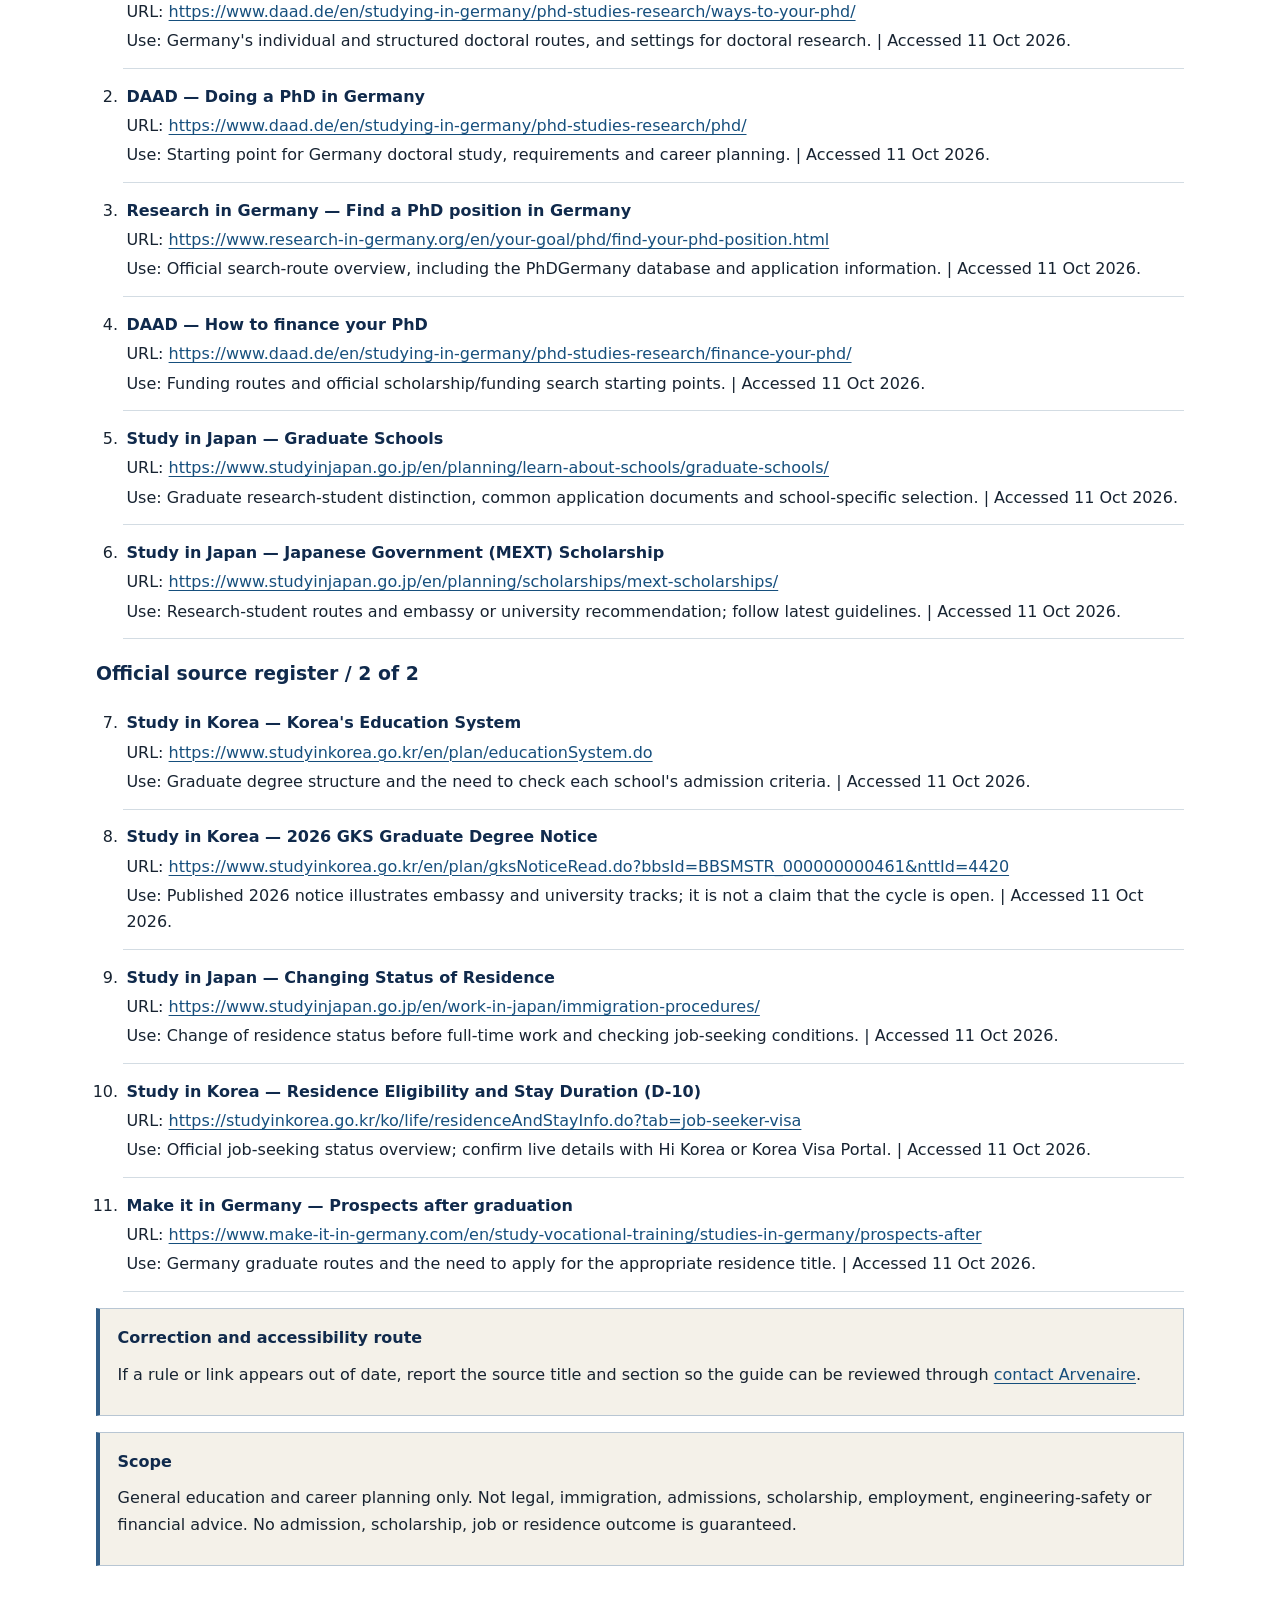
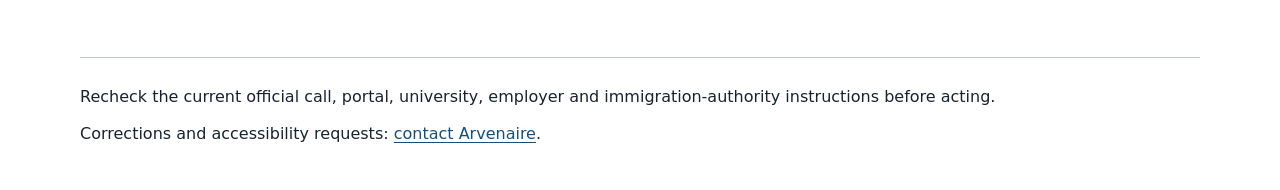
<file: guides/graduate-phd-career-roadmap-germany-japan-south-korea.html>
<!doctype html>
<html lang="en">
<head>
  <meta charset="utf-8">
  <meta name="viewport" content="width=device-width, initial-scale=1">
  <meta name="description" content="A source-backed roadmap for engineering graduate study, PhD research, funding, and later careers in Germany, Japan, and South Korea.">
  <title>Graduate and PhD Career Roadmap: Germany, Japan, South Korea | Arvenaire</title>
  <style>
    :root { color-scheme: light; --ink: #172331; --navy: #102a4c; --blue: #164f7d; --line: #b8c6d3; --paper: #f4f1e9; --focus: #8c4b00; }
    * { box-sizing: border-box; }
    html { scroll-behavior: smooth; }
    body { margin: 0; color: var(--ink); background: #fff; font: 1rem/1.65 system-ui, -apple-system, "Segoe UI", sans-serif; }
    a { color: var(--blue); text-decoration: underline; text-decoration-thickness: .09em; text-underline-offset: .16em; overflow-wrap: anywhere; }
    a:focus-visible, [tabindex="0"]:focus-visible { outline: 3px solid var(--focus); outline-offset: 3px; }
    .skip-link { position: absolute; z-index: 2; top: -5rem; left: 1rem; padding: .7rem 1rem; color: #fff; background: var(--navy); }
    .skip-link:focus { top: 1rem; }
    .masthead { color: #fff; background: var(--navy); }
    .masthead a { color: #fff; }
    .masthead-inner, main, .site-footer { width: min(100% - 2rem, 70rem); margin-inline: auto; }
    .masthead-inner { display: flex; flex-wrap: wrap; justify-content: space-between; gap: .35rem 1rem; padding-block: .8rem; }
    .brand { font-weight: 800; letter-spacing: .08em; }
    .masthead p { margin: 0; }
    main { padding-block: clamp(1.5rem, 4vw, 3.5rem); }
    article { max-width: 68rem; margin-inline: auto; }
    .eyebrow { margin: 0 0 .5rem; color: var(--blue); font-size: .9rem; font-weight: 750; letter-spacing: .07em; text-transform: uppercase; }
    h1, h2, h3 { color: var(--navy); line-height: 1.2; }
    h1 { max-width: 24ch; margin: 0; font-size: clamp(2rem, 5vw, 3.4rem); }
    h2 { margin: 0 0 1rem; padding-bottom: .5rem; border-bottom: 2px solid #6687a5; font-size: clamp(1.45rem, 3vw, 2rem); }
    h3 { margin: 1.45rem 0 .45rem; font-size: 1.18rem; }
    p { margin: .65rem 0; }
    .subtitle { margin: .7rem 0 1.5rem; color: #31577a; font-size: clamp(1.1rem, 2.4vw, 1.35rem); }
    .summary, .callout { margin-block: 1rem; padding: 1rem 1.1rem; border: 1px solid var(--line); border-left: .3rem solid #315d87; background: var(--paper); }
    .summary strong, .callout strong { color: var(--navy); }
    .edition { margin-top: 1.4rem; }
    .edition p { margin: .25rem 0; }
    nav.contents { margin-block: 2rem; padding: 1rem 1.2rem; border: 1px solid var(--line); }
    nav.contents h2 { margin: 0 0 .5rem; padding: 0; border: 0; font-size: 1.2rem; }
    nav.contents ol { margin: .35rem 0 0; padding-left: 1.4rem; columns: 2; column-gap: 2rem; }
    nav.contents li { break-inside: avoid; padding-block: .12rem; }
    section { margin-block: 2.5rem; scroll-margin-top: 1rem; }
    ul, ol { padding-left: 1.5rem; }
    li { padding-left: .15rem; margin-block: .35rem; }
    .table-wrap { margin-block: 1rem; overflow-x: auto; border: 1px solid var(--line); }
    table { width: 100%; min-width: 42rem; border-collapse: collapse; }
    caption { padding: .6rem; color: var(--navy); background: #eef2f5; font-weight: 750; text-align: left; }
    th, td { padding: .65rem .75rem; border: 1px solid var(--line); vertical-align: top; text-align: left; }
    thead th { color: #fff; background: var(--navy); }
    tbody th[scope="row"] { color: var(--navy); background: #f1efe8; font-weight: 700; }
    tbody tr:nth-child(even) td { background: #f7f8f9; }
    .source-list { padding-left: 1.7rem; }
    .source-list li { padding: .4rem 0 .65rem .2rem; border-bottom: 1px solid #d3dce3; scroll-margin-top: 1rem; }
    .source-list p { margin: .18rem 0; }
    .source-title { color: var(--navy); font-weight: 750; }
    .site-footer { padding: 1rem 0 2rem; border-top: 1px solid var(--line); }
    @media (max-width: 42rem) { .masthead-inner { display: block; } nav.contents ol { columns: 1; } th, td { padding: .55rem; } }
    @media (prefers-reduced-motion: reduce) { html { scroll-behavior: auto; } }
    @media print { .skip-link, nav.contents { display: none; } body { font-size: 11pt; } a { color: #111; } section { break-inside: avoid-page; } .table-wrap { overflow: visible; } table { min-width: 0; } }
  </style>
</head>
<body>
  <a class="skip-link" href="#main-content">Skip to guide</a>
  <header class="masthead">
    <div class="masthead-inner">
      <div class="brand">ARVENAIRE</div>
      <p>ENGINEERING GUIDANCE | 11 OCT 2026</p>
      <p>Verify current instructions before applying | <a href="../contact.html">Corrections: contact Arvenaire</a></p>
    </div>
  </header>
  <main id="main-content">
    <article aria-labelledby="guide-title">
      <p class="eyebrow">Arvenaire / Engineering pathways</p>
      <h1 id="guide-title">Graduate and PhD Career Roadmap</h1>
      <p class="subtitle">Germany | Japan | South Korea</p>
      <div class="summary">
        <strong>A practical guide for your next decision</strong>
        <p>For engineering graduates and researchers comparing a master's, doctorate, funded research position, or later industry role. The country notes are prompts for checking official program rules, not admissions or scholarship promises.</p>
        <p><strong>Use the live instructions of the employer, university, scholarship body and immigration authority for your own case.</strong></p>
      </div>
      <div class="edition">
        <p><strong>Edition 1.0</strong> | Reviewed 11 October 2026</p>
        <p><strong>Prepared by Arvenaire</strong> | Corrections and accessibility requests: <a href="../contact.html">contact Arvenaire</a></p>
      </div>
      <nav class="contents" aria-label="Guide contents">
        <h2>On this page</h2>
        <ol>
          <li><a href="#routes">Choose the route</a></li>
          <li><a href="#research-fit">Find a research fit</a></li>
          <li><a href="#application-pack">Build the application evidence pack</a></li>
          <li><a href="#funding">Compare funding and conditions</a></li>
          <li><a href="#career-checks">Plan the move to engineering work</a></li>
          <li><a href="#research-story">Translate research into an engineering story</a></li>
          <li><a href="#review-cycle">Review applications</a></li>
          <li><a href="#sources">Official source register</a></li>
        </ol>
      </nav>

      <section id="routes" aria-labelledby="routes-heading">
        <p class="eyebrow">01 / Degree, research and career</p>
        <h2 id="routes-heading">Choose the route before choosing a country</h2>
        <p>A research degree is a sequence of academic fit, admission, funding, residence permission and career planning. The sequence differs by institution and country. Separate a degree place from a scholarship, and separate a research position from a non-degree preparatory status.</p>
        <div class="table-wrap" role="region" aria-label="Country study and research routes; scroll horizontally if needed" tabindex="0">
          <table>
            <caption>What to verify by country</caption>
            <thead><tr><th scope="col">Country</th><th scope="col">What to verify</th><th scope="col">Decision check</th></tr></thead>
            <tbody>
              <tr><th scope="row">Germany</th><td>DAAD describes individual and structured doctoral routes. Individual research may take place at a university, research organization or in industry; structured programs have their own application path. Find a supervisor or vacancy and verify the host's rules. <a class="citation" href="#source-1" aria-label="Source 1 in the official source register">[1]</a>, <a class="citation" href="#source-2" aria-label="Source 2 in the official source register">[2]</a>, <a class="citation" href="#source-3" aria-label="Source 3 in the official source register">[3]</a></td><td>Compare the exact position, supervision, funding term and work or study status.</td></tr>
              <tr><th scope="row">Japan</th><td>Graduate schools differ in whether applicants apply directly or first take a research-student route. That research-student status may be non-degree. MEXT research scholarships have embassy and university recommendation routes; current country and university guidance controls. <a class="citation" href="#source-5" aria-label="Source 5 in the official source register">[5]</a>, <a class="citation" href="#source-6" aria-label="Source 6 in the official source register">[6]</a></td><td>Ask whether the offer is a degree place, a non-degree research period or a transition route.</td></tr>
              <tr><th scope="row">South Korea</th><td>Study in Korea describes master's and doctoral study. Check the university and department's live admission criteria and dates. Its published 2026 GKS graduate notice shows embassy and university tracks; use the newest notice and designated university list. <a class="citation" href="#source-7" aria-label="Source 7 in the official source register">[7]</a>, <a class="citation" href="#source-8" aria-label="Source 8 in the official source register">[8]</a></td><td>Check the department, degree level, scholarship track, documents and cycle separately.</td></tr>
            </tbody>
          </table>
        </div>
        <aside class="callout">
          <strong>The official call beats a general summary</strong>
          <p>A department's current admission page, scholarship guideline and immigration authority decide the actual eligibility, documents, dates and procedure. Do not reuse a previous cycle's calendar.</p>
        </aside>
      </section>

      <section id="research-fit" aria-labelledby="research-fit-heading">
        <p class="eyebrow">02 / Shortlist labs and programs</p>
        <h2 id="research-fit-heading">Find a research fit you can explain</h2>
        <p>Start with the engineering question you want to investigate. Then find groups where the current work, equipment, supervision and funding make that question feasible. Your fit notes should cite a current official lab, university, research-center or position page.</p>
        <div class="table-wrap" role="region" aria-label="Research fit questions; scroll horizontally if needed" tabindex="0">
          <table>
            <caption>Research-fit questions and concrete answers to record</caption>
            <thead><tr><th scope="col">Fit question</th><th scope="col">Record a concrete answer</th></tr></thead>
            <tbody>
              <tr><th scope="row">Research question</th><td>What physical system, process, material, control problem or measurement do I want to understand?</td></tr>
              <tr><th scope="row">Group fit</th><td>Which recent work from this group is actually related? Name a paper, project or facility and your connection.</td></tr>
              <tr><th scope="row">Method fit</th><td>Which method can I already use, and what must I learn? State evidence and gaps honestly.</td></tr>
              <tr><th scope="row">Supervisor / route</th><td>Does the position invite direct applications, require supervisor contact, use a central portal or only accept a scholarship track?</td></tr>
              <tr><th scope="row">Resources</th><td>Are equipment, data, collaborators and access described? What should I ask before accepting?</td></tr>
              <tr><th scope="row">Funding and terms</th><td>What is funded, for how long, under what contract or scholarship, and what costs remain?</td></tr>
              <tr><th scope="row">Language and output</th><td>What language is used for coursework, lab work, supervision, publications and later roles?</td></tr>
            </tbody>
          </table>
        </div>
        <h3>Scorecard without a fake score</h3>
        <p>For each program, mark each item as <strong>verified</strong>, <strong>unclear</strong> or <strong>not a fit</strong>: question fit; host and supervisor; degree status; funding; current admissions path; language; residence route; next official deadline. Do not average these into a numerical ranking. A missing funding term or unclear degree status deserves a direct question.</p>
        <aside class="callout">
          <strong>Contact a supervisor only when the route supports it</strong>
          <p>If the program invites supervisor contact, write a short individualized note: why this group, what evidence you bring, what research question you want to discuss, and which formal call you are following. Follow its stated contact channel and documents. No message template can promise a reply or admission.</p>
        </aside>
      </section>

      <section id="application-pack" aria-labelledby="application-pack-heading">
        <p class="eyebrow">03 / Prepare once, tailor each time</p>
        <h2 id="application-pack-heading">Build the application evidence pack</h2>
        <p>Use one organized master folder, but submit only the current program's requested items. Official Japanese graduate-school guidance lists common documents such as prior degree records, transcripts, recommendations, a thesis/abstract and research proposal while warning applicants to check each school's requirements. This is an example of variation, not a universal checklist. <a class="citation" href="#source-5" aria-label="Source 5 in the official source register">[5]</a></p>
        <div class="table-wrap" role="region" aria-label="Application evidence pack; scroll horizontally if needed" tabindex="0">
          <table>
            <caption>Application pack sections and checks</caption>
            <thead><tr><th scope="col">Pack section</th><th scope="col">Check</th></tr></thead>
            <tbody>
              <tr><th scope="row">Academic record</th><td>Degree certificates or expected-completion proof, transcripts, grading scale and any required credential authentication.</td></tr>
              <tr><th scope="row">Research record</th><td>CV, thesis abstract, research statement/proposal, selected paper/poster/code or design evidence.</td></tr>
              <tr><th scope="row">References</th><td>Letters in the prescribed form, from the permitted referees, sent through the requested channel.</td></tr>
              <tr><th scope="row">Language and tests</th><td>Only the scores and language evidence required by the specific program or scholarship.</td></tr>
              <tr><th scope="row">Identity / forms</th><td>Application form, passport-name consistency, photo or other identity item if the current notice requests it.</td></tr>
              <tr><th scope="row">Translations</th><td>Required language, translation, notarization or legalization rules from the current official call.</td></tr>
              <tr><th scope="row">Fit statement</th><td>Why this exact lab or program; what question and method; what you contribute; what you need to learn.</td></tr>
            </tbody>
          </table>
        </div>
        <h3>Work backwards from the official deadline</h3>
        <ol>
          <li>Copy the deadline and time zone from the current university or scholarship notice.</li>
          <li>Confirm which documents need a referee, issuing office, translation or authentication.</li>
          <li>Ask each referee early and send the exact instructions and deadline.</li>
          <li>Prepare the research statement for the program's field, page limit and assessment criteria.</li>
          <li>Check that online forms, file names, portal uploads and delivery method are complete.</li>
        </ol>
        <aside class="callout">
          <strong>Separate admission from scholarship selection</strong>
          <p>A university may admit a student without awarding a scholarship, and a scholarship route can have a separate nomination or screening process. Verify both decisions, conditions and timing with the current official sources.</p>
        </aside>
      </section>

      <section id="funding" aria-labelledby="funding-heading">
        <p class="eyebrow">04 / Know what an offer covers</p>
        <h2 id="funding-heading">Compare funding and conditions</h2>
        <p>Do not compare offers from stipend headlines alone. Write down what the institution or funder confirms in writing. Germany's DAAD points applicants to employment, scholarships and other funding sources; Japanese and Korean scholarship terms are set by the applicable current call. <a class="citation" href="#source-4" aria-label="Source 4 in the official source register">[4]</a> <a class="citation" href="#source-6" aria-label="Source 6 in the official source register">[6]</a> <a class="citation" href="#source-8" aria-label="Source 8 in the official source register">[8]</a></p>
        <div class="table-wrap" role="region" aria-label="Funding and offer terms; scroll horizontally if needed" tabindex="0">
          <table>
            <caption>Offer terms and questions to answer</caption>
            <thead><tr><th scope="col">Offer term</th><th scope="col">Questions to get answered</th></tr></thead>
            <tbody>
              <tr><th scope="row">Study / employment status</th><td>Degree enrolment, non-degree research, employment contract, scholarship or another arrangement.</td></tr>
              <tr><th scope="row">Duration</th><td>Start date, funded period, extension rules, probation or review milestones.</td></tr>
              <tr><th scope="row">Coverage</th><td>Tuition/fees, stipend or salary, insurance, travel, bench or research costs, and any exclusions.</td></tr>
              <tr><th scope="row">Conditions</th><td>Eligibility, progress reporting, work limits, renewal, leave, outside work and repayment terms.</td></tr>
              <tr><th scope="row">Research terms</th><td>Supervisor, equipment, data access, IP ownership, publication review, collaboration and lab safety.</td></tr>
              <tr><th scope="row">Living and residence</th><td>Current proof-of-funds/insurance needs, housing and the correct immigration route for you.</td></tr>
              <tr><th scope="row">Career transition</th><td>What support exists for teaching, industry projects, internships, job search and work-status changes?</td></tr>
            </tbody>
          </table>
        </div>
        <h3>Before saying yes</h3>
        <p>Ask the admissions office, graduate school, supervisor or scholarship contact to point to the governing written terms. Save the exact call and your written answers. If a term affects intellectual property, employment, tax, work authorization or family plans, get qualified advice for your own circumstances.</p>
        <aside class="callout">
          <strong>A funded label is not a full budget</strong>
          <p>A scholarship or position may cover some costs and not others. List the actual amounts and dates from the offer and current official information before deciding. This guide contains no tuition, stipend, salary or living-cost figures.</p>
        </aside>
      </section>

      <section id="career-checks" aria-labelledby="career-checks-heading">
        <p class="eyebrow">05 / Three-country career checks</p>
        <h2 id="career-checks-heading">Plan the move from research to engineering work</h2>
        <p>Prepare for two outcomes while you research: continuing in academia and moving to industry or an applied research organization. A doctorate demonstrates research depth; it does not automatically establish fit for every engineering role. Translate your work into the problems a particular team is hiring to solve.</p>
        <div class="table-wrap" role="region" aria-label="Career and residence checks by country; scroll horizontally if needed" tabindex="0">
          <table>
            <caption>Career and residence checks, with useful preparation</caption>
            <thead><tr><th scope="col">Country</th><th scope="col">Career / residence check</th><th scope="col">Useful preparation</th></tr></thead>
            <tbody>
              <tr><th scope="row">Germany</th><td>Use your project, degree and methods to target employer tasks or research roles. DAAD lists doctoral research settings beyond universities, including research organizations and industry. If graduating in Germany, check the current residence process and apply in time. A regulated title or work route is a separate authority decision. <a class="citation" href="#source-1" aria-label="Source 1 in the official source register">[1]</a>, <a class="citation" href="#source-5" aria-label="Source 5 in the official source register">[5]</a>, <a class="citation" href="#source-11" aria-label="Source 11 in the official source register">[11]</a></td><td>Build one research proof and one operations, design, data or validation artifact. Match each to current vacancy language.</td></tr>
              <tr><th scope="row">Japan</th><td>Map lab work to specific engineering functions and employer requirements. Before full-time work, the status of residence must allow it. Study in Japan directs students to the change-of-status procedure; confirm current eligibility and required documents with Immigration Services Agency. <a class="citation" href="#source-9" aria-label="Source 9 in the official source register">[9]</a></td><td>Check language used in actual target job descriptions, qualifications and contract. Do not assume a student status permits full-time work.</td></tr>
              <tr><th scope="row">South Korea</th><td>Use current university and employer career channels. Check the official job-seeking status route and the relevant Hi Korea or Korea Visa Portal instructions before graduate status expires. Eligibility and conditions can differ by case. <a class="citation" href="#source-10" aria-label="Source 10 in the official source register">[10]</a></td><td>Document your technical evidence, target role and work-permission questions; confirm each with the employer and immigration authority.</td></tr>
            </tbody>
          </table>
        </div>
        <aside class="callout">
          <strong>Visa and employment rules are individual</strong>
          <p>Nationality, degree, host, job content, salary, timing and current law can all matter. These pages are navigation aids only. Ask the responsible immigration authority, university and employer before making a decision; never rely on this guide alone.</p>
        </aside>
      </section>

      <section id="research-story" aria-labelledby="research-story-heading">
        <p class="eyebrow">06 / Show the work, method and limit</p>
        <h2 id="research-story-heading">Translate research into an engineering story</h2>
        <p>For each research project, prepare a short technical explanation that a non-specialist engineering manager can follow and a specialist can probe.</p>
        <div class="table-wrap" role="region" aria-label="Research story elements; scroll horizontally if needed" tabindex="0">
          <table>
            <caption>Story elements and plain, testable explanations</caption>
            <thead><tr><th scope="col">Story element</th><th scope="col">Explain it in plain, testable language</th></tr></thead>
            <tbody>
              <tr><th scope="row">Problem</th><td>What system or user need led to the question?</td></tr>
              <tr><th scope="row">Contribution</th><td>Which analysis, design, experiment, model or instrument did you personally own?</td></tr>
              <tr><th scope="row">Evidence</th><td>How did you validate the method? Which controls, baselines, datasets or test conditions matter?</td></tr>
              <tr><th scope="row">Result</th><td>What did the work show? Include uncertainty, failed approaches or limitations.</td></tr>
              <tr><th scope="row">Transfer</th><td>Which engineering task could use this method, and what would still need to be learned?</td></tr>
            </tbody>
          </table>
        </div>
        <h3>Illustrative example — structure only, not a real candidate outcome</h3>
        <aside class="callout">
          <strong>Illustrative research-to-industry summary</strong>
          <p>Investigated drift in a temperature-sensing setup; designed a calibration comparison, logged repeat runs and identified conditions where the model was less reliable. For a manufacturing role, I would first confirm sensor interfaces, required tolerances and the production validation process.</p>
        </aside>
        <h3>Keep the next career step concrete</h3>
        <ul>
          <li>Choose a role family and collect live job descriptions from employers you could actually join.</li>
          <li>Map their tasks to your own work and name evidence for each match.</li>
          <li>Fill a gap with a permitted project, course, language step or industry collaboration.</li>
          <li>Ask the university career office what services are available to your exact student or graduate status.</li>
          <li>Record real application feedback, then revise one specific part of your materials.</li>
        </ul>
        <p class="note">The example above is fictional and contains no performance result. Never reuse it as your own experience.</p>
      </section>

      <section id="review-cycle" aria-labelledby="review-cycle-heading">
        <p class="eyebrow">07 / Progress without false targets</p>
        <h2 id="review-cycle-heading">A review cycle for applications</h2>
        <p>Cycle-sensitive study and scholarship applications need a different rhythm from job search. Choose dates from the actual call, then review the work in short, evidence-based steps.</p>
        <div class="table-wrap" role="region" aria-label="Application review cycle; scroll horizontally if needed" tabindex="0">
          <table>
            <caption>Application sprint and action</caption>
            <thead><tr><th scope="col">Sprint</th><th scope="col">Action</th></tr></thead>
            <tbody>
              <tr><th scope="row">Screen</th><td>Confirm the program, degree level, supervisor/route, country, language and exact next deadline.</td></tr>
              <tr><th scope="row">Assemble</th><td>Collect official documents, request references, prepare a tailored proposal and verify translations.</td></tr>
              <tr><th scope="row">Submit</th><td>Use the current portal or embassy/university route; save confirmation and a copy of every file.</td></tr>
              <tr><th scope="row">Prepare</th><td>Plan for an interview or examination only if the call requires it; prepare to explain your own research.</td></tr>
              <tr><th scope="row">Review</th><td>Record the actual decision, feedback and next permitted step. Do not infer a general admissions rule from one result.</td></tr>
            </tbody>
          </table>
        </div>
        <h3>Open questions before committing</h3>
        <ul>
          <li>What exactly is the degree, research status or job arrangement?</li>
          <li>Who supervises the work, and how are progress, authorship and conflict handled?</li>
          <li>What does the award or contract pay for, and what remains my responsibility?</li>
          <li>What are the live student, researcher and post-graduation residence rules?</li>
          <li>Which job families connect to my research, and what proof or language do their employers ask for?</li>
          <li>What is the official next action, and what is my backup if admission or funding does not happen?</li>
        </ul>
        <aside class="callout">
          <strong>Stop / change / continue</strong>
          <p>Continue when the official route, funding and research fit are clear. Pause when a critical term is missing. Change the shortlist when the program's work does not match your question or career evidence. This is a decision tool, not a prediction of acceptance.</p>
        </aside>
      </section>

      <section id="sources" aria-labelledby="sources-heading">
        <p class="eyebrow">Primary sources</p>
        <h2 id="sources-heading">Official source register</h2>
        <p>Direct titles and links are included so you can recheck the rule or application page. Source pages can change; check the issuing body again immediately before acting.</p>
        <h3>Official source register / 1 of 2</h3>
        <ol class="source-list">
          <li id="source-1"><p class="source-title">DAAD — Ways to Your PhD</p><p>URL: <a href="https://www.daad.de/en/studying-in-germany/phd-studies-research/ways-to-your-phd/">https://www.daad.de/en/studying-in-germany/phd-studies-research/ways-to-your-phd/</a></p><p>Use: Germany's individual and structured doctoral routes, and settings for doctoral research. | Accessed 11 Oct 2026.</p></li>
          <li id="source-2"><p class="source-title">DAAD — Doing a PhD in Germany</p><p>URL: <a href="https://www.daad.de/en/studying-in-germany/phd-studies-research/phd/">https://www.daad.de/en/studying-in-germany/phd-studies-research/phd/</a></p><p>Use: Starting point for Germany doctoral study, requirements and career planning. | Accessed 11 Oct 2026.</p></li>
          <li id="source-3"><p class="source-title">Research in Germany — Find a PhD position in Germany</p><p>URL: <a href="https://www.research-in-germany.org/en/your-goal/phd/find-your-phd-position.html">https://www.research-in-germany.org/en/your-goal/phd/find-your-phd-position.html</a></p><p>Use: Official search-route overview, including the PhDGermany database and application information. | Accessed 11 Oct 2026.</p></li>
          <li id="source-4"><p class="source-title">DAAD — How to finance your PhD</p><p>URL: <a href="https://www.daad.de/en/studying-in-germany/phd-studies-research/finance-your-phd/">https://www.daad.de/en/studying-in-germany/phd-studies-research/finance-your-phd/</a></p><p>Use: Funding routes and official scholarship/funding search starting points. | Accessed 11 Oct 2026.</p></li>
          <li id="source-5"><p class="source-title">Study in Japan — Graduate Schools</p><p>URL: <a href="https://www.studyinjapan.go.jp/en/planning/learn-about-schools/graduate-schools/">https://www.studyinjapan.go.jp/en/planning/learn-about-schools/graduate-schools/</a></p><p>Use: Graduate research-student distinction, common application documents and school-specific selection. | Accessed 11 Oct 2026.</p></li>
          <li id="source-6"><p class="source-title">Study in Japan — Japanese Government (MEXT) Scholarship</p><p>URL: <a href="https://www.studyinjapan.go.jp/en/planning/scholarships/mext-scholarships/">https://www.studyinjapan.go.jp/en/planning/scholarships/mext-scholarships/</a></p><p>Use: Research-student routes and embassy or university recommendation; follow latest guidelines. | Accessed 11 Oct 2026.</p></li>
        </ol>
        <h3>Official source register / 2 of 2</h3>
        <ol class="source-list" start="7">
          <li id="source-7"><p class="source-title">Study in Korea — Korea's Education System</p><p>URL: <a href="https://www.studyinkorea.go.kr/en/plan/educationSystem.do">https://www.studyinkorea.go.kr/en/plan/educationSystem.do</a></p><p>Use: Graduate degree structure and the need to check each school's admission criteria. | Accessed 11 Oct 2026.</p></li>
          <li id="source-8"><p class="source-title">Study in Korea — 2026 GKS Graduate Degree Notice</p><p>URL: <a href="https://www.studyinkorea.go.kr/en/plan/gksNoticeRead.do?bbsId=BBSMSTR_000000000461&amp;nttId=4420">https://www.studyinkorea.go.kr/en/plan/gksNoticeRead.do?bbsId=BBSMSTR_000000000461&amp;nttId=4420</a></p><p>Use: Published 2026 notice illustrates embassy and university tracks; it is not a claim that the cycle is open. | Accessed 11 Oct 2026.</p></li>
          <li id="source-9"><p class="source-title">Study in Japan — Changing Status of Residence</p><p>URL: <a href="https://www.studyinjapan.go.jp/en/work-in-japan/immigration-procedures/">https://www.studyinjapan.go.jp/en/work-in-japan/immigration-procedures/</a></p><p>Use: Change of residence status before full-time work and checking job-seeking conditions. | Accessed 11 Oct 2026.</p></li>
          <li id="source-10"><p class="source-title">Study in Korea — Residence Eligibility and Stay Duration (D-10)</p><p>URL: <a href="https://studyinkorea.go.kr/ko/life/residenceAndStayInfo.do?tab=job-seeker-visa">https://studyinkorea.go.kr/ko/life/residenceAndStayInfo.do?tab=job-seeker-visa</a></p><p>Use: Official job-seeking status overview; confirm live details with Hi Korea or Korea Visa Portal. | Accessed 11 Oct 2026.</p></li>
          <li id="source-11"><p class="source-title">Make it in Germany — Prospects after graduation</p><p>URL: <a href="https://www.make-it-in-germany.com/en/study-vocational-training/studies-in-germany/prospects-after">https://www.make-it-in-germany.com/en/study-vocational-training/studies-in-germany/prospects-after</a></p><p>Use: Germany graduate routes and the need to apply for the appropriate residence title. | Accessed 11 Oct 2026.</p></li>
        </ol>
        <aside class="callout">
          <strong>Correction and accessibility route</strong>
          <p>If a rule or link appears out of date, report the source title and section so the guide can be reviewed through <a href="../contact.html">contact Arvenaire</a>.</p>
        </aside>
        <aside class="callout">
          <strong>Scope</strong>
          <p>General education and career planning only. Not legal, immigration, admissions, scholarship, employment, engineering-safety or financial advice. No admission, scholarship, job or residence outcome is guaranteed.</p>
        </aside>
      </section>
    </article>
  </main>
  <footer class="site-footer">
    <p>Recheck the current official call, portal, university, employer and immigration-authority instructions before acting.</p>
    <p>Corrections and accessibility requests: <a href="../contact.html">contact Arvenaire</a>.</p>
  </footer>
</body>
</html>
</file>
